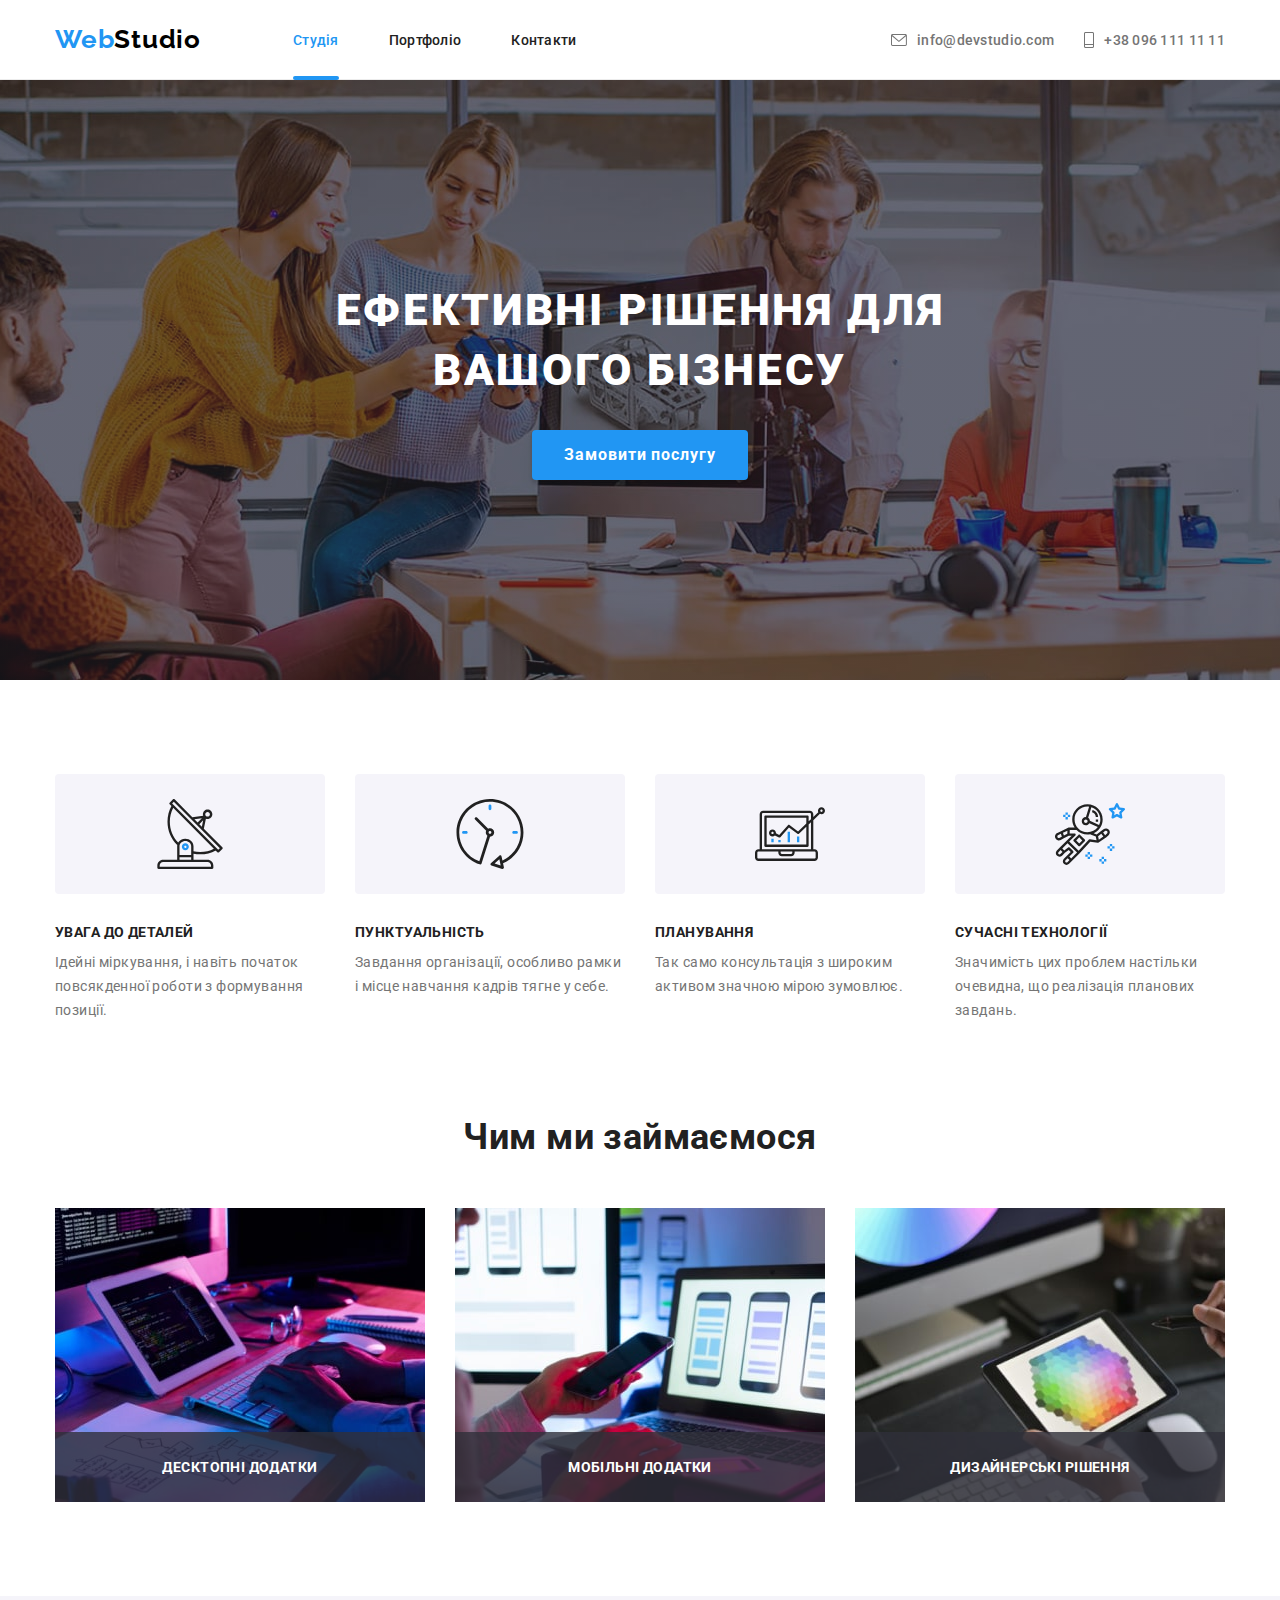
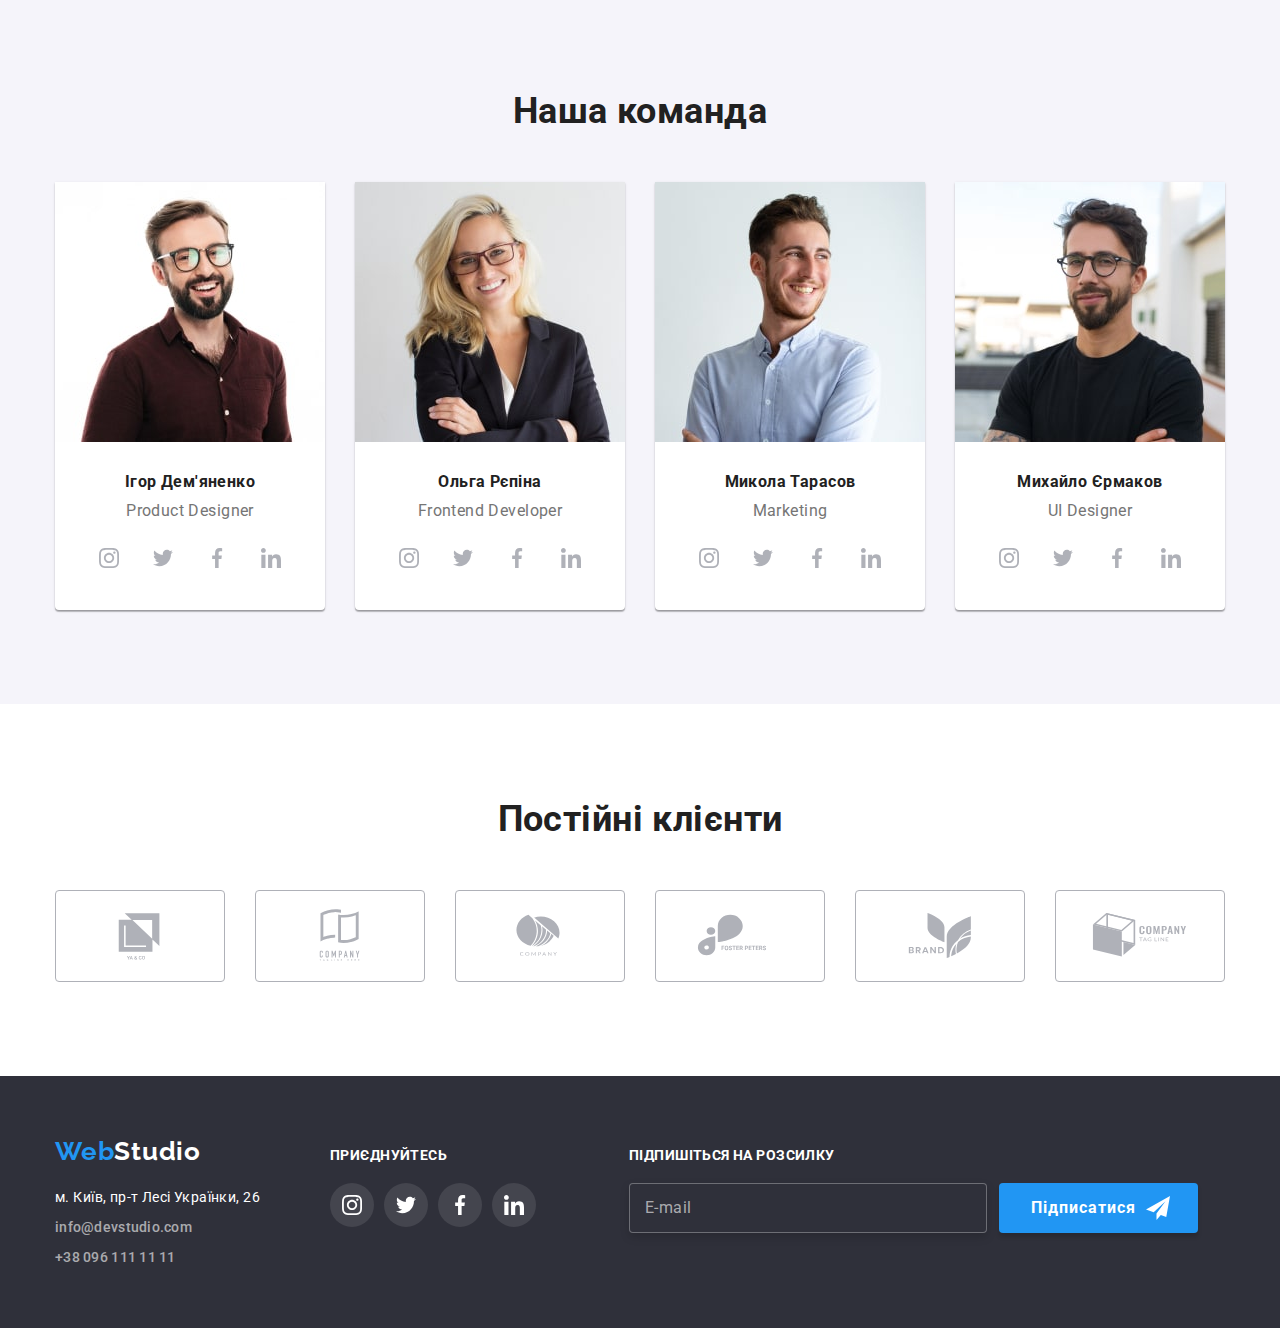
<file: index.html>
<!DOCTYPE html>
<html lang="uk">
  <head>
    <meta charset="UTF-8" />
    <meta http-equiv="X-UA-Compatible" content="IE=edge" />
    <meta name="viewport" content="width=device-width, initial-scale=1.0" />
    <link rel="preconnect" href="https://fonts.googleapis.com" />
    <link rel="preconnect" href="https://fonts.gstatic.com" crossorigin />
    <link
      href="https://fonts.googleapis.com/css2?family=Raleway:wght@700&family=Roboto:wght@400;500;700;900&display=swap"
      rel="stylesheet"
    />
    <link rel="stylesheet" href="css/main.min.css" />
    <title>Студія</title>
  </head>
  <body data-body>
    <header class="page-header">
      <div class="page-header__flexbox container">
        <a href="./index.html" lang="en" class="page-header__logo logo"
          >Web<span class="logo__dark">Studio</span></a
        >
        <nav class="page-header__navidation navigation">
          <ul class="navigation__list">
            <li>
              <a href="" class="navigation__link navigation__link--current">Студія</a>
            </li>
            <li>
              <a href="./portfolio.html" class="navigation__link">Портфоліо</a>
            </li>
            <li>
              <a href="" class="navigation__link">Контакти</a>
            </li>
          </ul>
        </nav>
        <ul class="page-header__contact contact">
          <li class="contact__mail-item">
            <a href="mailto:info@devstudio.com" class="contact__link">
              <svg class="contact__icon contact__icon--bigger">
                <use href="./images/sprite.svg#icon-mail"></use>
              </svg>
              <span> info@devstudio.com</span>
            </a>
          </li>
          <li class="contact__phone-item">
            <a href="tel:380961111111" class="contact__link">
              <svg class="contact__icon contact__icon--smaller">
                <use href="./images/sprite.svg#icon-phone"></use>
              </svg>
              <span>+38 096 111 11 11</span>
            </a>
          </li>
        </ul>
        <div class="page-menu__burger-menu burger-menu">
          <button
            class="burger-menu_btn js-open-menu"
            aria-expanded="false"
            aria-controls="mobile-menu"
            type="button"
          >
            <svg class="burger-menu_svg">
              <use href="./images/sprite.svg#burger-menu"></use>
            </svg>
          </button>
        </div>
      </div>
    </header>
    <main class="page-main">
      <section class="hero">
        <div class="container">
          <h1 class="hero__title">Ефективні рішення для вашого бізнесу</h1>
          <button class="hero__button" type="button" data-modal-open>Замовити послугу</button>
        </div>
      </section>
      <section class="benefits section">
        <div class="container">
          <h2 class="visually-hidden">Чому ми?</h2>
          <ul class="benefits__list">
            <li class="benefits__item">
              <div class="benefits__iconbg">
                <svg class="benefits__icon">
                  <use href="./images/sprite.svg#icon-antenna"></use>
                </svg>
              </div>
              <h3 class="benefits__title">увага до деталей</h3>
              <p class="benefits__text">
                Ідейні міркування, і навіть початок повсякденної роботи з формування позиції.
              </p>
            </li>
            <li class="benefits__item">
              <div class="benefits__iconbg">
                <svg class="benefits__icon">
                  <use href="./images/sprite.svg#icon-clock"></use>
                </svg>
              </div>
              <h3 class="benefits__title">пунктуальність</h3>
              <p class="benefits__text">
                Завдання організації, особливо рамки і місце навчання кадрів тягне у себе.
              </p>
            </li>
            <li class="benefits__item">
              <div class="benefits__iconbg">
                <svg class="benefits__icon">
                  <use href="./images/sprite.svg#icon-diagram"></use>
                </svg>
              </div>
              <h3 class="benefits__title">планування</h3>
              <p class="benefits__text">
                Так само консультація з широким активом значною мірою зумовлює.
              </p>
            </li>
            <li class="benefits__item">
              <div class="benefits__iconbg">
                <svg class="benefits__icon">
                  <use href="./images/sprite.svg#icon-astronaut"></use>
                </svg>
              </div>
              <h3 class="benefits__title">сучасні технології</h3>
              <p class="benefits__text">
                Значимість цих проблем настільки очевидна, що реалізація планових завдань.
              </p>
            </li>
          </ul>
        </div>
      </section>
      <section class="features">
        <div class="container">
          <h2 class="features__title">Чим ми займаємося</h2>
          <ul class="features__list">
            <li class="features__item">
              <img
                srcset="
                  ./images/photos/work/work_01_d-min.jpg    1x,
                  ./images/photos/work/work_01_d@2x-min.jpg 2x
                "
                src="./images/photos/work/work_02_d-min.jpg"
                alt="Робоче місце"
                width="370"
                height="294"
                loading="lazy"
              />
              <div class="features__holder">
                <p class="features__text">Десктопні додатки</p>
              </div>
            </li>
            <li class="features__item">
              <img
                srcset="
                  ./images/photos/work/work_03_d-min.jpg    1x,
                  ./images/photos/work/work_03_d@2x-min.jpg 2x
                "
                src="./images/photos/work/work_02_d-min.jpg"
                alt="Робоче місце"
                width="370"
                height="294"
                loading="lazy"
              />
              <div class="features__holder">
                <p class="features__text">Мобільні додатки</p>
              </div>
            </li>
            <li class="features__item">
              <img
                srcset="
                  ./images/photos/work/work_02_d-min.jpg    1x,
                  ./images/photos/work/work_02_d@2x-min.jpg 2x
                "
                src="./images/photos/work/work_02_d-min.jpg"
                alt="Робоче місце"
                width="370"
                height="294"
                loading="lazy"
              />
              <div class="features__holder">
                <p class="features__text">Дизайнерські рішення</p>
              </div>
            </li>
          </ul>
        </div>
      </section>
      <section class="team section">
        <div class="container">
          <h2 class="team__title">Наша команда</h2>
          <ul class="team__list">
            <li class="team__card card">
              <img
                srcset="
                  ./images/photos/team/team-01_d-min.jpg    270w,
                  ./images/photos/team/team-01_t-min.jpg    354w,
                  ./images/photos/team/team-01_m-min.jpg    450w,
                  ./images/photos/team/team-01_d@2x-min.jpg 540w,
                  ./images/photos/team/team-01_t@2x-min.jpg 708w,
                  ./images/photos/team/team-01_m@2x-min.jpg 900w
                "
                sizes="(min-width: 1200px) 270px, (min-width: 768px) 354px, (min-width: 480px) 450px, 100vw"
                src="./images/photos/team/team-01_m-min.jpg "
                alt="Ігор Дем'яненко"
                loading="lazy"
              />

              <div class="card__container">
                <h3 class="card__title">Ігор Дем'яненко</h3>
                <p lang="en" class="card__speciality">Product Designer</p>
                <ul class="card__list social-list">
                  <li class="social-list__item">
                    <a
                      href="https://www.instagram.com/zelenskiy_official/"
                      class="social-list__link social-list__link--active-white"
                    >
                      <svg class="social-list__icon">
                        <use href="./images/sprite.svg#icon-instagram"></use>
                      </svg>
                    </a>
                  </li>
                  <li class="social-list__item">
                    <a
                      href="https://www.instagram.com/zelenskiy_official/"
                      class="social-list__link social-list__link--active-white"
                    >
                      <svg class="social-list__icon">
                        <use href="./images/sprite.svg#icon-twitter"></use>
                      </svg>
                    </a>
                  </li>
                  <li class="social-list__item">
                    <a
                      href="https://www.instagram.com/zelenskiy_official/"
                      class="social-list__link social-list__link--active-white"
                    >
                      <svg class="social-list__icon">
                        <use href="./images/sprite.svg#icon-facebook"></use>
                      </svg>
                    </a>
                  </li>
                  <li class="social-list__item">
                    <a
                      href="https://www.instagram.com/zelenskiy_official/"
                      class="social-list__link social-list__link--active-white"
                    >
                      <svg class="social-list__icon">
                        <use href="./images/sprite.svg#icon-linkedin"></use>
                      </svg>
                    </a>
                  </li>
                </ul>
              </div>
            </li>
            <li class="team__card card">
              <img
                srcset="
                  ./images/photos/team/team-02_d-min.jpg    270w,
                  ./images/photos/team/team-02_t-min.jpg    354w,
                  ./images/photos/team/team-02_m-min.jpg    450w,
                  ./images/photos/team/team-02_d@2x-min.jpg 540w,
                  ./images/photos/team/team-02_t@2x-min.jpg 708w,
                  ./images/photos/team/team-02_m@2x-min.jpg 900w
                "
                sizes="(min-width: 1200px) 270px, (min-width: 768px) 354px, (min-width: 480px) 450px, 100vw"
                src="./images/photos/team/team-02_m-min.jpg "
                alt="Ольга Рєпіна"
                loading="lazy"
              />
              <div class="card__container">
                <h3 class="card__title">Ольга Рєпіна</h3>
                <p lang="en" class="card__speciality">Frontend Developer</p>
                <ul class="card__list social-list">
                  <li class="social-list__item">
                    <a
                      href="https://www.instagram.com/zelenskiy_official/"
                      class="social-list__link social-list__link--active-white"
                    >
                      <svg class="social-list__icon">
                        <use href="./images/sprite.svg#icon-instagram"></use>
                      </svg>
                    </a>
                  </li>
                  <li class="social-list__item">
                    <a
                      href="https://www.instagram.com/zelenskiy_official/"
                      class="social-list__link social-list__link--active-white"
                    >
                      <svg class="social-list__icon">
                        <use href="./images/sprite.svg#icon-twitter"></use>
                      </svg>
                    </a>
                  </li>
                  <li class="social-list__item">
                    <a
                      href="https://www.instagram.com/zelenskiy_official/"
                      class="social-list__link social-list__link--active-white"
                    >
                      <svg class="social-list__icon">
                        <use href="./images/sprite.svg#icon-facebook"></use>
                      </svg>
                    </a>
                  </li>
                  <li class="social-list__item">
                    <a
                      href="https://www.instagram.com/zelenskiy_official/"
                      class="social-list__link social-list__link--active-white"
                    >
                      <svg class="social-list__icon">
                        <use href="./images/sprite.svg#icon-linkedin"></use>
                      </svg>
                    </a>
                  </li>
                </ul>
              </div>
            </li>
            <li class="team__card card">
              <img
                srcset="
                  ./images/photos/team/team-03_d-min.jpg    270w,
                  ./images/photos/team/team-03_t-min.jpg    354w,
                  ./images/photos/team/team-03_m-min.jpg    450w,
                  ./images/photos/team/team-03_d@2x-min.jpg 540w,
                  ./images/photos/team/team-03_t@2x-min.jpg 708w,
                  ./images/photos/team/team-03_m@2x-min.jpg 900w
                "
                sizes="(min-width: 1200px) 270px, (min-width: 768px) 354px, (min-width: 480px) 450px, 100vw"
                src="./images/photos/team/team-03_m-min.jpg "
                alt="Микола Тарасов"
                loading="lazy"
              />
              <div class="card__container">
                <h3 class="card__title">Микола Тарасов</h3>
                <p lang="en" class="card__speciality">Marketing</p>
                <ul class="card__list social-list">
                  <li class="social-list__item">
                    <a
                      href="https://www.instagram.com/zelenskiy_official/"
                      class="social-list__link social-list__link--active-white"
                    >
                      <svg class="social-list__icon">
                        <use href="./images/sprite.svg#icon-instagram"></use>
                      </svg>
                    </a>
                  </li>
                  <li class="social-list__item">
                    <a
                      href="https://www.instagram.com/zelenskiy_official/"
                      class="social-list__link social-list__link--active-white"
                    >
                      <svg class="social-list__icon">
                        <use href="./images/sprite.svg#icon-twitter"></use>
                      </svg>
                    </a>
                  </li>
                  <li class="social-list__item">
                    <a
                      href="https://www.instagram.com/zelenskiy_official/"
                      class="social-list__link social-list__link--active-white"
                    >
                      <svg class="social-list__icon">
                        <use href="./images/sprite.svg#icon-facebook"></use>
                      </svg>
                    </a>
                  </li>
                  <li class="social-list__item">
                    <a
                      href="https://www.instagram.com/zelenskiy_official/"
                      class="social-list__link social-list__link--active-white"
                    >
                      <svg class="social-list__icon">
                        <use href="./images/sprite.svg#icon-linkedin"></use>
                      </svg>
                    </a>
                  </li>
                </ul>
              </div>
            </li>
            <li class="team__card card">
              <img
                srcset="
                  ./images/photos/team/team-04_d-min.jpg    270w,
                  ./images/photos/team/team-04_t-min.jpg    354w,
                  ./images/photos/team/team-04_m-min.jpg    450w,
                  ./images/photos/team/team-04_d@2x-min.jpg 540w,
                  ./images/photos/team/team-04_t@2x-min.jpg 708w,
                  ./images/photos/team/team-04_m@2x-min.jpg 900w
                "
                sizes="(min-width: 1200px) 270px, (min-width: 768px) 354px, (min-width: 480px) 450px, 100vw"
                src="./images/photos/team/team-04_m-min.jpg "
                alt="Михайло Єрмаков"
                loading="lazy"
              />
              <div class="card__container">
                <h3 class="card__title">Михайло Єрмаков</h3>
                <p lang="en" class="card__speciality">UI Designer</p>
                <ul class="card__list social-list">
                  <li class="social-list__item">
                    <a
                      href="https://www.instagram.com/zelenskiy_official/"
                      class="social-list__link social-list__link--active-white"
                    >
                      <svg class="social-list__icon">
                        <use href="./images/sprite.svg#icon-instagram"></use>
                      </svg>
                    </a>
                  </li>
                  <li class="social-list__item">
                    <a
                      href="https://www.instagram.com/zelenskiy_official/"
                      class="social-list__link social-list__link--active-white"
                    >
                      <svg class="social-list__icon">
                        <use href="./images/sprite.svg#icon-twitter"></use>
                      </svg>
                    </a>
                  </li>
                  <li class="social-list__item">
                    <a
                      href="https://www.instagram.com/zelenskiy_official/"
                      class="social-list__link social-list__link--active-white"
                    >
                      <svg class="social-list__icon">
                        <use href="./images/sprite.svg#icon-facebook"></use>
                      </svg>
                    </a>
                  </li>
                  <li class="social-list__item">
                    <a
                      href="https://www.instagram.com/zelenskiy_official/"
                      class="social-list__link social-list__link--active-white"
                    >
                      <svg class="social-list__icon">
                        <use href="./images/sprite.svg#icon-linkedin"></use>
                      </svg>
                    </a>
                  </li>
                </ul>
              </div>
            </li>
          </ul>
        </div>
      </section>
      <section class="clients section">
        <div class="container">
          <h2 class="clients__title">Постійні клієнти</h2>
          <ul class="clients__list">
            <li class="clients__item">
              <a href="" class="clients__link">
                <svg class="clients__icon">
                  <use href="./images/sprite.svg#icon-yaco"></use>
                </svg>
              </a>
            </li>
            <li class="clients__item">
              <a href="" class="clients__link">
                <svg class="clients__icon">
                  <use href="./images/sprite.svg#icon-paper"></use>
                </svg>
              </a>
            </li>
            <li class="clients__item">
              <a href="" class="clients__link">
                <svg class="clients__icon">
                  <use href="./images/sprite.svg#icon-company"></use>
                </svg>
              </a>
            </li>
            <li class="clients__item">
              <a href="" class="clients__link">
                <svg class="clients__icon">
                  <use href="./images/sprite.svg#icon-foster"></use>
                </svg>
              </a>
            </li>
            <li class="clients__item">
              <a href="" class="clients__link">
                <svg class="clients__icon">
                  <use href="./images/sprite.svg#icon-brand"></use>
                </svg>
              </a>
            </li>
            <li class="clients__item">
              <a href="" class="clients__link">
                <svg class="clients__icon">
                  <use href="./images/sprite.svg#icon-cube"></use>
                </svg>
              </a>
            </li>
          </ul>
        </div>
      </section>
    </main>
    <footer class="page-footer">
      <div class="page-footer__list container">
        <div class="page-footer__info info">
          <a href="./index.html" lang="en" class="logo"
            >Web<span class="logo__light">Studio</span></a
          >
          <address class="info__address">
            <a
              href="https://www.google.com.ua/maps/place/%D0%B1%D1%83%D0%BB.+%D0%9B%D0%B5%D1%81%D0%B8+%D0%A3%D0%BA%D1%80%D0%B0%D0%B8%D0%BD%D0%BA%D0%B8,+26,+%D0%9A%D0%B8%D0%B5%D0%B2,+02000/@50.4265841,30.5361971,17z/data=!3m1!4b1!4m5!3m4!1s0x40d4cf0e033ecbe9:0x57a4dffefec77da0!8m2!3d50.4265807!4d30.5383858?hl=ru"
              class="info__maps"
              >м. Київ, пр-т Лесі Українки, 26</a
            >
            <ul class="info__contact contact">
              <li>
                <a href="mailto:info@devstudio.com" class="info__link">info@devstudio.com</a>
              </li>
              <li>
                <a href="tel:380961111111" class="info__link">+38 096 111 11 11</a>
              </li>
            </ul>
          </address>
        </div>
        <div class="page-footer__social-container social-container">
          <p class="social-container__call">приєднуйтесь</p>
          <ul class="social-container__social-list social-list">
            <li class="social-list__item">
              <a
                href="https://www.instagram.com/zelenskiy_official/"
                class="social-list__link social-list__link--black"
              >
                <svg class="social-list__icon social-list__icon--white">
                  <use href="./images/sprite.svg#icon-instagram"></use>
                </svg>
              </a>
            </li>
            <li class="social-list__item">
              <a
                href="https://www.instagram.com/zelenskiy_official/"
                class="social-list__link social-list__link--black"
              >
                <svg class="social-list__icon social-list__icon--white">
                  <use href="./images/sprite.svg#icon-twitter"></use>
                </svg>
              </a>
            </li>
            <li class="social-list__item">
              <a
                href="https://www.instagram.com/zelenskiy_official/"
                class="social-list__link social-list__link--black"
              >
                <svg class="social-list__icon social-list__icon--white">
                  <use href="./images/sprite.svg#icon-facebook"></use>
                </svg>
              </a>
            </li>
            <li class="social-list__item">
              <a
                href="https://www.instagram.com/zelenskiy_official/"
                class="social-list__link social-list__link--black"
              >
                <svg class="social-list__icon social-list__icon--white">
                  <use href="./images/sprite.svg#icon-linkedin"></use>
                </svg>
              </a>
            </li>
          </ul>
        </div>
        <div class="footer-form-wrapper">
          <p class="footer-form-text">Підпишіться на розсилку</p>
          <form class="footer-form" action="">
            <label class="footer-label">
              <input class="footer-input" type="email" name="email-footer" placeholder=" " />
              <span class="footer-label-text">E-mail</span>
            </label>
            <label class="footer-label">
              <button class="footer-form-btn" type="submit">
                <span class="footer-form-btn-text">Підписатися</span>
                <svg class="send-icon">
                  <use href="./images/sprite.svg#icon-send-footer"></use>
                </svg>
              </button>
            </label>
          </form>
        </div>
      </div>
    </footer>
    <div class="backdrop is-hidden" data-modal>
      <div class="backdrop-modal">
        <div class="modal-container">
          <button type="button" class="backdrop-btn" data-modal-close>
            <svg class="close-icon">
              <use href="./images/sprite.svg#new-close-btn"></use>
            </svg>
          </button>
          <h2 class="modal-title">Залиште свої дані, ми вам передзвонимо</h2>
          <form class="modal-form">
            <label class="modal-label">
              <span class="modal-label-text">Ім'я</span>
              <input class="modal-input" type="text" name="modal-name" />
              <svg class="modal-input-icon">
                <use href="./images/sprite.svg#person-name-modal"></use>
              </svg>
            </label>
            <label class="modal-label">
              <span class="modal-label-text">Телефон</span>
              <input class="modal-input" type="phone" name="modal-phone" />
              <svg class="modal-input-icon">
                <use href="./images/sprite.svg#phone-modal"></use>
              </svg>
            </label>
            <label class="modal-label">
              <span class="modal-label-text">Пошта</span>
              <input class="modal-input" type="email" name="modal-email" />
              <svg class="modal-input-icon">
                <use href="./images/sprite.svg#email-modal"></use>
              </svg>
            </label>
            <label class="modal-label modal-label-textarea">
              <span class="modal-label-text">Коментар</span>
              <textarea
                class="modal-textarea"
                name="modal-comment"
                placeholder="Введіть текст"
              ></textarea>
            </label>
            <label class="modal-label-checkbox">
              <input class="modal-checkbox" type="checkbox" name="modal-terms" />
              <span class="modal-checkbox-text"
                >Погоджуюся з розсилкою та приймаю
                <a class="modal-checkbox-link" href="">&nbspУмови договору</a></span
              >
              <svg class="modal-checkbox-icon">
                <use href="./images/sprite.svg#icon-check"></use>
              </svg>
            </label>
            <label class="modal-label-btn">
              <button class="modal-btn-submit" type="submit">Відправити</button>
            </label>
          </form>
        </div>
      </div>
    </div>
    <div class="burger-modal js-menu-container" id="mobile-menu">
      <button type="button" class="burger-modal__btn js-close-menu" data-modal-close>
        <svg class="close-icon-modified">
          <use href="./images/sprite.svg#new-close-btn"></use>
        </svg>
      </button>
      <nav class="burger-modal__navigation">
        <ul class="burger-modal__navigation-list">
          <li>
            <a href="" class="burger-modal__navigation-link burger-modal__navigation-link--current"
              >Студія</a
            >
          </li>
          <li>
            <a href="./portfolio.html" class="burger-modal__navigation-link">Портфоліо</a>
          </li>
          <li>
            <a href="" class="burger-modal__navigation-link">Контакти</a>
          </li>
        </ul>
      </nav>
      <div class="burger-modal__container">
        <ul class="burger-modal__contact">
          <li class="burger-modal__phone-item">
            <a href="tel:380961111111" class="burger-modal__phone-item-link"> +38 096 111 11 11 </a>
          </li>
          <li class="burger-modal__mail-item">
            <a href="mailto:info@devstudio.com" class="burger-modal__mail-item-link">
              info@devstudio.com
            </a>
          </li>
        </ul>
        <ul class="burger-modal__social-list">
          <li class="burger-modal__social-item">
            <a
              href="https://www.instagram.com/zelenskiy_official/"
              class="burger-modal__social-link"
              >Instagram
            </a>
          </li>
          <li class="burger-modal__social-item">
            <a
              href="https://www.instagram.com/zelenskiy_official/"
              class="burger-modal__social-link"
              >Twitter
            </a>
          </li>
          <li class="burger-modal__social-item">
            <a
              href="https://www.instagram.com/zelenskiy_official/"
              class="burger-modal__social-link"
              >Facebook
            </a>
          </li>
          <li class="burger-modal__social-item">
            <a
              href="https://www.instagram.com/zelenskiy_official/"
              class="burger-modal__social-link"
              >LinkedIn
            </a>
          </li>
        </ul>
      </div>
    </div>
    <script src="./js/script.js"></script>
    <script src="./js/mobile-menu.js"></script>
  </body>
</html>
</file>
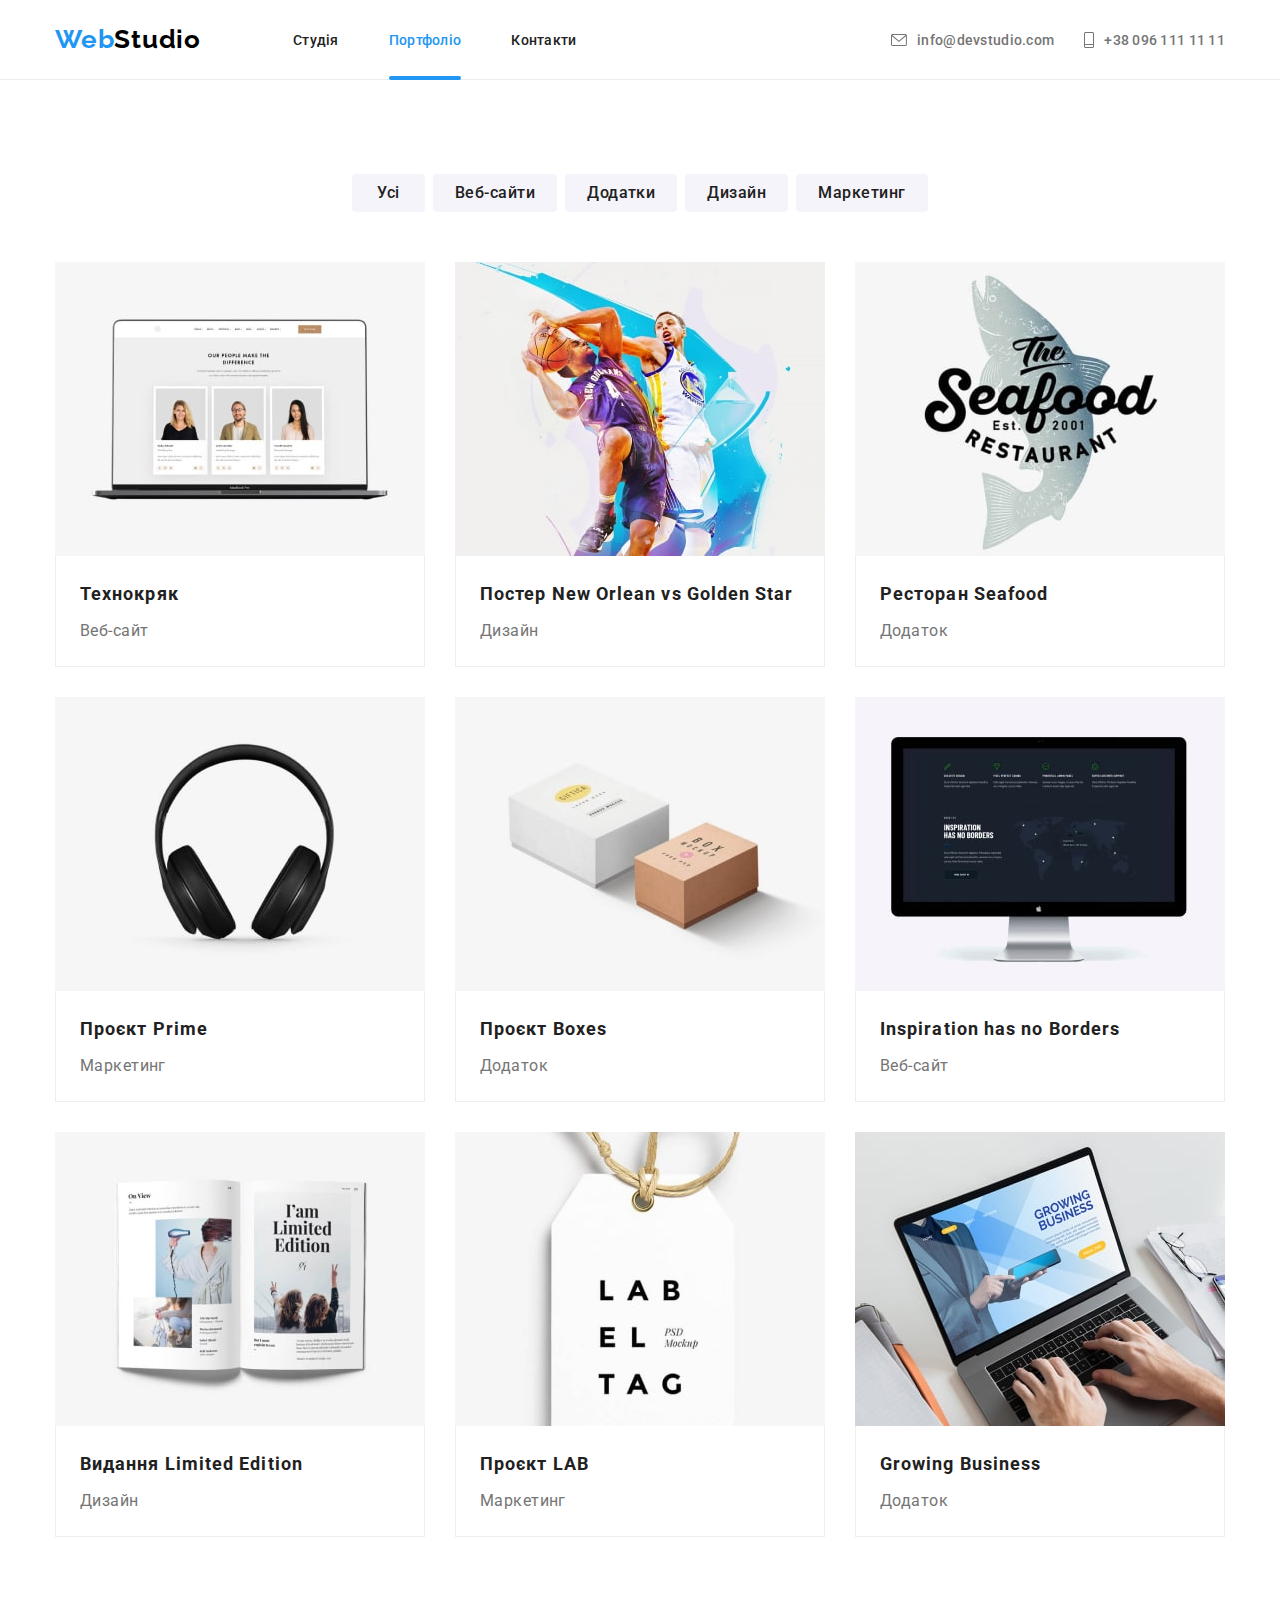
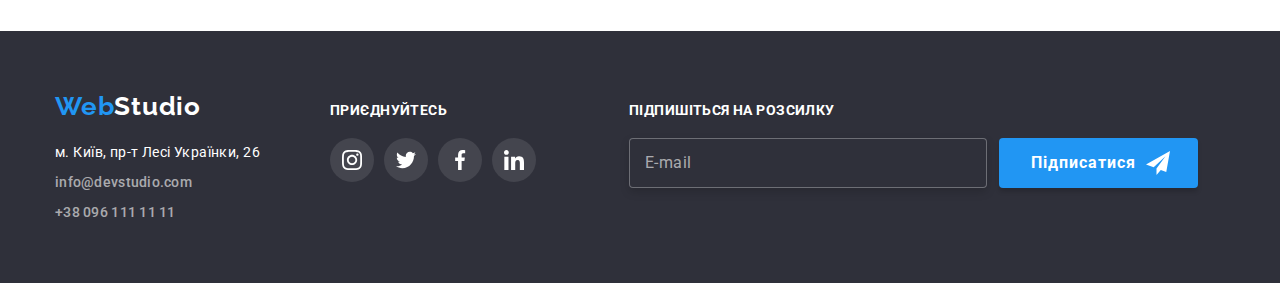
<file: portfolio.html>
<!DOCTYPE html>
<html lang="uk">
  <head>
    <meta charset="UTF-8" />
    <meta http-equiv="X-UA-Compatible" content="IE=edge" />
    <meta name="viewport" content="width=device-width, initial-scale=1.0" />
    <link rel="preconnect" href="https://fonts.googleapis.com" />
    <link rel="preconnect" href="https://fonts.gstatic.com" crossorigin />
    <link
      href="https://fonts.googleapis.com/css2?family=Raleway:wght@700&family=Roboto:wght@400;500;700;900&display=swap"
      rel="stylesheet"
    />
    <link rel="stylesheet" href="css/main.min.css" />
    <title>Портфоліо</title>
  </head>
  <body>
    <header class="page-header">
      <div class="page-header__flexbox container">
        <a href="./index.html" lang="en" class="page-header__logo logo"
          >Web<span class="logo__dark">Studio</span></a
        >
        <nav class="page-header__navidation navigation">
          <ul class="navigation__list">
            <li>
              <a href="./index.html" class="navigation__link">Студія</a>
            </li>
            <li>
              <a href="" class="navigation__link navigation__link--current">Портфоліо</a>
            </li>
            <li>
              <a href="" class="navigation__link">Контакти</a>
            </li>
          </ul>
        </nav>
        <ul class="page-header__contact contact">
          <li class="contact__mail-item">
            <a href="mailto:info@devstudio.com" class="contact__link">
              <svg class="contact__icon contact__icon--bigger">
                <use href="./images/sprite.svg#icon-mail"></use>
              </svg>
              <span> info@devstudio.com</span>
            </a>
          </li>
          <li class="contact__phone-item">
            <a href="tel:380961111111" class="contact__link">
              <svg class="contact__icon contact__icon--smaller">
                <use href="./images/sprite.svg#icon-phone"></use>
              </svg>
              <span>+38 096 111 11 11</span>
            </a>
          </li>
        </ul>
        <div class="page-menu__burger-menu burger-menu">
          <button
            class="burger-menu_btn js-open-menu"
            aria-expanded="false"
            aria-controls="mobile-menu"
            type="button"
          >
            <svg class="burger-menu_svg">
              <use href="./images/sprite.svg#burger-menu"></use>
            </svg>
          </button>
        </div>
      </div>
    </header>
    <main class="page-main">
      <section class="portfolio section">
        <div class="container">
          <h1 class="visually-hidden">Портфоліо</h1>
          <ul class="portfolio-filter">
            <li>
              <button type="button" class="portfolio-button button portfolio-button-bigger">
                Усі
              </button>
            </li>
            <li>
              <button type="button" class="portfolio-button button">Веб-сайти</button>
            </li>
            <li>
              <button type="button" class="portfolio-button button">Додатки</button>
            </li>
            <li>
              <button type="button" class="portfolio-button button">Дизайн</button>
            </li>
            <li>
              <button type="button" class="portfolio-button button">Маркетинг</button>
            </li>
          </ul>
          <ul class="portfolio-list">
            <li class="portfolio-item">
              <a href="" class="portfolio-link">
                <div class="portfolio-wrapper">
                  <img
                    srcset="
                      ./images/photos/portfolio/portfolio_01_t-min.jpg    354w,
                      ./images/photos/portfolio/portfolio_01_d-min.jpg    370w,
                      ./images/photos/portfolio/portfolio_01_m-min.jpg    450w,
                      ./images/photos/portfolio/portfolio_01_t@2x-min.jpg 708w,
                      ./images/photos/portfolio/portfolio_01_d@2x-min.jpg 740w,
                      ./images/photos/portfolio/portfolio_01_m@2x-min.jpg 900w
                    "
                    sizes="(min-width: 1200px) 370px, (min-width: 768px) 354px, (min-width: 480px) 450px, 100vw"
                    src="./images/photos/portfolio/portfolio_01_m-min.jpg"
                    alt="Технокряк"
                    loading="lazy"
                  />
                  <div class="portfolio-overlay">
                    <p class="overlay-text">
                      Ресурс пропонує комплексні пропозиції з різним рівнем функціоналу та сервісів.
                      Все це дозволить відвідувачу отримати вичерпні відомості про компанію чи
                      приватну особу.
                    </p>
                  </div>
                </div>

                <div class="portfolio-inner">
                  <h2 class="portfolio-title">Технокряк</h2>
                  <p class="portfolio-text">Веб-сайт</p>
                </div>
              </a>
            </li>
            <li class="portfolio-item">
              <a href="" class="portfolio-link">
                <div class="portfolio-wrapper">
                  <img
                    srcset="
                      ./images/photos/portfolio/portfolio_02_t-min.jpg    354w,
                      ./images/photos/portfolio/portfolio_02_d-min.jpg    370w,
                      ./images/photos/portfolio/portfolio_02_m-min.jpg    450w,
                      ./images/photos/portfolio/portfolio_02_t@2x-min.jpg 708w,
                      ./images/photos/portfolio/portfolio_02_d@2x-min.jpg 740w,
                      ./images/photos/portfolio/portfolio_02_m@2x-min.jpg 900w
                    "
                    sizes="(min-width: 1200px) 370px, (min-width: 768px) 354px, (min-width: 480px) 450px, 100vw"
                    src="./images/photos/portfolio/portfolio_02_m-min.jpg"
                    alt="Постер New Orlean vs Golden Star"
                    loading="lazy"
                  />
                  <div class="portfolio-overlay">
                    <p class="overlay-text">
                      Ресурс пропонує комплексні пропозиції з різним рівнем функціоналу та сервісів.
                      Все це дозволить відвідувачу отримати вичерпні відомості про компанію чи
                      приватну особу.
                    </p>
                  </div>
                </div>

                <div class="portfolio-inner">
                  <h2 class="portfolio-title">Постер New Orlean vs Golden Star</h2>
                  <p class="portfolio-text">Дизайн</p>
                </div></a
              >
            </li>
            <li class="portfolio-item">
              <a href="" class="portfolio-link">
                <div class="portfolio-wrapper">
                  <img
                    srcset="
                      ./images/photos/portfolio/portfolio_03_t-min.jpg    354w,
                      ./images/photos/portfolio/portfolio_03_d-min.jpg    370w,
                      ./images/photos/portfolio/portfolio_03_m-min.jpg    450w,
                      ./images/photos/portfolio/portfolio_03_t@2x-min.jpg 708w,
                      ./images/photos/portfolio/portfolio_03_d@2x-min.jpg 740w,
                      ./images/photos/portfolio/portfolio_03_m@2x-min.jpg 900w
                    "
                    sizes="(min-width: 1200px) 370px, (min-width: 768px) 354px, (min-width: 480px) 450px, 100vw"
                    src="./images/photos/portfolio/portfolio_03_m-min.jpg"
                    alt="Ресторан Seafood"
                    loading="lazy"
                  />
                  <div class="portfolio-overlay">
                    <p class="overlay-text">
                      Ресурс пропонує комплексні пропозиції з різним рівнем функціоналу та сервісів.
                      Все це дозволить відвідувачу отримати вичерпні відомості про компанію чи
                      приватну особу.
                    </p>
                  </div>
                </div>

                <div class="portfolio-inner">
                  <h2 class="portfolio-title">Ресторан Seafood</h2>
                  <p class="portfolio-text">Додаток</p>
                </div></a
              >
            </li>
            <li class="portfolio-item">
              <a href="" class="portfolio-link">
                <div class="portfolio-wrapper">
                  <img
                    srcset="
                      ./images/photos/portfolio/portfolio_04_t-min.jpg    354w,
                      ./images/photos/portfolio/portfolio_04_d-min.jpg    370w,
                      ./images/photos/portfolio/portfolio_04_m-min.jpg    450w,
                      ./images/photos/portfolio/portfolio_04_t@2x-min.jpg 708w,
                      ./images/photos/portfolio/portfolio_04_d@2x-min.jpg 740w,
                      ./images/photos/portfolio/portfolio_04_m@2x-min.jpg 900w
                    "
                    sizes="(min-width: 1200px) 370px, (min-width: 768px) 354px, (min-width: 480px) 450px, 100vw"
                    src="./images/photos/portfolio/portfolio_04_m-min.jpg"
                    alt="Проєкт Prime"
                    loading="lazy"
                  />
                  <div class="portfolio-overlay">
                    <p class="overlay-text">
                      Ресурс пропонує комплексні пропозиції з різним рівнем функціоналу та сервісів.
                      Все це дозволить відвідувачу отримати вичерпні відомості про компанію чи
                      приватну особу.
                    </p>
                  </div>
                </div>
                <div class="portfolio-inner">
                  <h2 class="portfolio-title">Проєкт Prime</h2>
                  <p class="portfolio-text">Маркетинг</p>
                </div></a
              >
            </li>
            <li class="portfolio-item">
              <a href="" class="portfolio-link">
                <div class="portfolio-wrapper">
                  <img
                    srcset="
                      ./images/photos/portfolio/portfolio_05_t-min.jpg    354w,
                      ./images/photos/portfolio/portfolio_05_d-min.jpg    370w,
                      ./images/photos/portfolio/portfolio_05_m-min.jpg    450w,
                      ./images/photos/portfolio/portfolio_05_t@2x-min.jpg 708w,
                      ./images/photos/portfolio/portfolio_05_d@2x-min.jpg 740w,
                      ./images/photos/portfolio/portfolio_05_m@2x-min.jpg 900w
                    "
                    sizes="(min-width: 1200px) 370px, (min-width: 768px) 354px, (min-width: 480px) 450px, 100vw"
                    src="./images/photos/portfolio/portfolio_05_m-min.jpg"
                    alt="Проєкт Boxes"
                    loading="lazy"
                  />
                  <div class="portfolio-overlay">
                    <p class="overlay-text">
                      Ресурс пропонує комплексні пропозиції з різним рівнем функціоналу та сервісів.
                      Все це дозволить відвідувачу отримати вичерпні відомості про компанію чи
                      приватну особу.
                    </p>
                  </div>
                </div>
                <div class="portfolio-inner">
                  <h2 class="portfolio-title">Проєкт Boxes</h2>
                  <p class="portfolio-text">Додаток</p>
                </div></a
              >
            </li>
            <li class="portfolio-item">
              <a href="" class="portfolio-link">
                <div class="portfolio-wrapper">
                  <img
                    srcset="
                      ./images/photos/portfolio/portfolio_06_t-min.jpg    354w,
                      ./images/photos/portfolio/portfolio_06_d-min.jpg    370w,
                      ./images/photos/portfolio/portfolio_06_m-min.jpg    450w,
                      ./images/photos/portfolio/portfolio_06_t@2x-min.jpg 708w,
                      ./images/photos/portfolio/portfolio_06_d@2x-min.jpg 740w,
                      ./images/photos/portfolio/portfolio_06_m@2x-min.jpg 900w
                    "
                    sizes="(min-width: 1200px) 370px, (min-width: 768px) 354px, (min-width: 480px) 450px, 100vw"
                    src="./images/photos/portfolio/portfolio_06_m-min.jpg"
                    alt="Inspiration has no Borders"
                    loading="lazy"
                  />
                  <div class="portfolio-overlay">
                    <p class="overlay-text">
                      Ресурс пропонує комплексні пропозиції з різним рівнем функціоналу та сервісів.
                      Все це дозволить відвідувачу отримати вичерпні відомості про компанію чи
                      приватну особу.
                    </p>
                  </div>
                </div>
                <div class="portfolio-inner">
                  <h2 lang="en" class="portfolio-title">Inspiration has no Borders</h2>
                  <p class="portfolio-text">Веб-сайт</p>
                </div></a
              >
            </li>
            <li class="portfolio-item">
              <a href="" class="portfolio-link">
                <div class="portfolio-wrapper">
                  <img
                    srcset="
                      ./images/photos/portfolio/portfolio_07_t-min.jpg    354w,
                      ./images/photos/portfolio/portfolio_07_d-min.jpg    370w,
                      ./images/photos/portfolio/portfolio_07_m-min.jpg    450w,
                      ./images/photos/portfolio/portfolio_07_t@2x-min.jpg 708w,
                      ./images/photos/portfolio/portfolio_07_d@2x-min.jpg 740w,
                      ./images/photos/portfolio/portfolio_07_m@2x-min.jpg 900w
                    "
                    sizes="(min-width: 1200px) 370px, (min-width: 768px) 354px, (min-width: 480px) 450px, 100vw"
                    src="./images/photos/portfolio/portfolio_07_m-min.jpg"
                    alt="Видання Limited Edition"
                    loading="lazy"
                  />
                  <div class="portfolio-overlay">
                    <p class="overlay-text">
                      Ресурс пропонує комплексні пропозиції з різним рівнем функціоналу та сервісів.
                      Все це дозволить відвідувачу отримати вичерпні відомості про компанію чи
                      приватну особу.
                    </p>
                  </div>
                </div>
                <div class="portfolio-inner">
                  <h2 class="portfolio-title">Видання Limited Edition</h2>
                  <p class="portfolio-text">Дизайн</p>
                </div></a
              >
            </li>
            <li class="portfolio-item">
              <a href="" class="portfolio-link">
                <div class="portfolio-wrapper">
                  <img
                    srcset="
                      ./images/photos/portfolio/portfolio_08_t-min.jpg    354w,
                      ./images/photos/portfolio/portfolio_08_d-min.jpg    370w,
                      ./images/photos/portfolio/portfolio_08_m-min.jpg    450w,
                      ./images/photos/portfolio/portfolio_08_t@2x-min.jpg 708w,
                      ./images/photos/portfolio/portfolio_08_d@2x-min.jpg 740w,
                      ./images/photos/portfolio/portfolio_08_m@2x-min.jpg 900w
                    "
                    sizes="(min-width: 1200px) 370px, (min-width: 768px) 354px, (min-width: 480px) 450px, 100vw"
                    src="./images/photos/portfolio/portfolio_08_m-min.jpg"
                    alt="Проєкт LAB"
                    loading="lazy"
                  />
                  <div class="portfolio-overlay">
                    <p class="overlay-text">
                      Ресурс пропонує комплексні пропозиції з різним рівнем функціоналу та сервісів.
                      Все це дозволить відвідувачу отримати вичерпні відомості про компанію чи
                      приватну особу.
                    </p>
                  </div>
                </div>
                <div class="portfolio-inner">
                  <h2 class="portfolio-title">Проєкт LAB</h2>
                  <p class="portfolio-text">Маркетинг</p>
                </div></a
              >
            </li>
            <li class="portfolio-item">
              <a href="" class="portfolio-link">
                <div class="portfolio-wrapper">
                  <img
                    srcset="
                      ./images/photos/portfolio/portfolio_09_t-min.jpg    354w,
                      ./images/photos/portfolio/portfolio_09_d-min.jpg    370w,
                      ./images/photos/portfolio/portfolio_09_m-min.jpg    450w,
                      ./images/photos/portfolio/portfolio_09_t@2x-min.jpg 708w,
                      ./images/photos/portfolio/portfolio_09_d@2x-min.jpg 740w,
                      ./images/photos/portfolio/portfolio_09_m@2x-min.jpg 900w
                    "
                    sizes="(min-width: 1200px) 370px, (min-width: 768px) 354px, (min-width: 480px) 450px, 100vw"
                    src="./images/photos/portfolio/portfolio_09_m-min.jpg"
                    alt="Growing Business"
                    loading="lazy"
                  />
                  <div class="portfolio-overlay">
                    <p class="overlay-text">
                      Ресурс пропонує комплексні пропозиції з різним рівнем функціоналу та сервісів.
                      Все це дозволить відвідувачу отримати вичерпні відомості про компанію чи
                      приватну особу.
                    </p>
                  </div>
                </div>
                <div class="portfolio-inner">
                  <h2 class="portfolio-title">Growing Business</h2>
                  <p class="portfolio-text">Додаток</p>
                </div></a
              >
            </li>
          </ul>
        </div>
      </section>
    </main>
    <footer class="page-footer">
      <div class="page-footer__list container">
        <div class="page-footer__info info">
          <a href="./index.html" lang="en" class="logo"
            >Web<span class="logo__light">Studio</span></a
          >
          <address class="info__address">
            <a
              href="https://www.google.com.ua/maps/place/%D0%B1%D1%83%D0%BB.+%D0%9B%D0%B5%D1%81%D0%B8+%D0%A3%D0%BA%D1%80%D0%B0%D0%B8%D0%BD%D0%BA%D0%B8,+26,+%D0%9A%D0%B8%D0%B5%D0%B2,+02000/@50.4265841,30.5361971,17z/data=!3m1!4b1!4m5!3m4!1s0x40d4cf0e033ecbe9:0x57a4dffefec77da0!8m2!3d50.4265807!4d30.5383858?hl=ru"
              class="info__maps"
              >м. Київ, пр-т Лесі Українки, 26</a
            >
            <ul class="info__contact contact">
              <li>
                <a href="mailto:info@devstudio.com" class="info__link">info@devstudio.com</a>
              </li>
              <li>
                <a href="tel:380961111111" class="info__link">+38 096 111 11 11</a>
              </li>
            </ul>
          </address>
        </div>
        <div class="page-footer__social-container social-container">
          <p class="social-container__call">приєднуйтесь</p>
          <ul class="social-container__social-list social-list">
            <li class="social-list__item">
              <a
                href="https://www.instagram.com/zelenskiy_official/"
                class="social-list__link social-list__link--black"
              >
                <svg class="social-list__icon social-list__icon--white">
                  <use href="./images/sprite.svg#icon-instagram"></use>
                </svg>
              </a>
            </li>
            <li class="social-list__item">
              <a
                href="https://www.instagram.com/zelenskiy_official/"
                class="social-list__link social-list__link--black"
              >
                <svg class="social-list__icon social-list__icon--white">
                  <use href="./images/sprite.svg#icon-twitter"></use>
                </svg>
              </a>
            </li>
            <li class="social-list__item">
              <a
                href="https://www.instagram.com/zelenskiy_official/"
                class="social-list__link social-list__link--black"
              >
                <svg class="social-list__icon social-list__icon--white">
                  <use href="./images/sprite.svg#icon-facebook"></use>
                </svg>
              </a>
            </li>
            <li class="social-list__item">
              <a
                href="https://www.instagram.com/zelenskiy_official/"
                class="social-list__link social-list__link--black"
              >
                <svg class="social-list__icon social-list__icon--white">
                  <use href="./images/sprite.svg#icon-linkedin"></use>
                </svg>
              </a>
            </li>
          </ul>
        </div>
        <div class="footer-form-wrapper">
          <p class="footer-form-text">Підпишіться на розсилку</p>
          <form class="footer-form" action="">
            <label class="footer-label">
              <input class="footer-input" type="email" name="email-footer" placeholder=" " />
              <span class="footer-label-text">E-mail</span>
            </label>
            <label class="footer-label">
              <button class="footer-form-btn" type="submit">
                <span class="footer-form-btn-text">Підписатися</span>
                <svg class="send-icon">
                  <use href="./images/sprite.svg#icon-send-footer"></use>
                </svg>
              </button>
            </label>
          </form>
        </div>
      </div>
    </footer>
    <div class="burger-modal js-menu-container" id="mobile-menu">
      <button type="button" class="burger-modal__btn js-close-menu" data-modal-close>
        <svg class="close-icon-modified">
          <use href="./images/sprite.svg#new-close-btn"></use>
        </svg>
      </button>
      <nav class="burger-modal__navigation">
        <ul class="burger-modal__navigation-list">
          <li>
            <a href="./index.html" class="burger-modal__navigation-link">Студія</a>
          </li>
          <li>
            <a href="" class="burger-modal__navigation-link burger-modal__navigation-link--current"
              >Портфоліо</a
            >
          </li>
          <li>
            <a href="" class="burger-modal__navigation-link">Контакти</a>
          </li>
        </ul>
      </nav>
      <div class="burger-modal__container">
        <ul class="burger-modal__contact">
          <li class="burger-modal__phone-item">
            <a href="tel:380961111111" class="burger-modal__phone-item-link"> +38 096 111 11 11 </a>
          </li>
          <li class="burger-modal__mail-item">
            <a href="mailto:info@devstudio.com" class="burger-modal__mail-item-link">
              info@devstudio.com
            </a>
          </li>
        </ul>
        <ul class="burger-modal__social-list">
          <li class="burger-modal__social-item">
            <a
              href="https://www.instagram.com/zelenskiy_official/"
              class="burger-modal__social-link"
              >Instagram
            </a>
          </li>
          <li class="burger-modal__social-item">
            <a
              href="https://www.instagram.com/zelenskiy_official/"
              class="burger-modal__social-link"
              >Twitter
            </a>
          </li>
          <li class="burger-modal__social-item">
            <a
              href="https://www.instagram.com/zelenskiy_official/"
              class="burger-modal__social-link"
              >Facebook
            </a>
          </li>
          <li class="burger-modal__social-item">
            <a
              href="https://www.instagram.com/zelenskiy_official/"
              class="burger-modal__social-link"
              >LinkedIn
            </a>
          </li>
        </ul>
      </div>
    </div>
    <script src="./js/mobile-menu.js"></script>
  </body>
</html>
</file>
<file: css/main.min.css>
:root{--text-color: #757575;--accent-color: #2196f3;--dark-bg: #2f303a;--title-text-color: #212121;--primary-white: #ffffff;--button-bg: #f5f4fa;--black: #000000;--opacity-white: rgba(255, 255, 255, 0.6);--border-color: #ececec;--portfolio-border-color: #eeeeee;--icon-color: #afb1b8;--transparent-black: rgba(255, 255, 255, 0.1)}/*! modern-normalize v1.1.0 | MIT License | https://github.com/sindresorhus/modern-normalize */*,::before,::after{-webkit-box-sizing:border-box;box-sizing:border-box}html{line-height:1.15;-webkit-text-size-adjust:100%;-moz-tab-size:4;-o-tab-size:4;tab-size:4}body{margin:0;font-family:system-ui,-apple-system,"Segoe UI",Roboto,Helvetica,Arial,sans-serif,"Apple Color Emoji","Segoe UI Emoji"}hr{height:0;color:inherit}abbr[title]{-webkit-text-decoration:underline dotted;text-decoration:underline dotted}b,strong{font-weight:bolder}code,kbd,samp,pre{font-family:ui-monospace,SFMono-Regular,Consolas,"Liberation Mono",Menlo,monospace;font-size:1em}small{font-size:80%}sub,sup{font-size:75%;line-height:0;position:relative;vertical-align:baseline}sub{bottom:-0.25em}sup{top:-0.5em}table{text-indent:0;border-color:inherit}button,input,optgroup,select,textarea{font-family:inherit;font-size:100%;line-height:1.15;margin:0}button,select{text-transform:none}button,[type=button],[type=reset],[type=submit]{-webkit-appearance:button}::-moz-focus-inner{border-style:none;padding:0}:-moz-focusring{outline:1px dotted ButtonText}:-moz-ui-invalid{box-shadow:none}legend{padding:0}progress{vertical-align:baseline}::-webkit-inner-spin-button,::-webkit-outer-spin-button{height:auto}[type=search]{-webkit-appearance:textfield;outline-offset:-2px}::-webkit-search-decoration{-webkit-appearance:none}::-webkit-file-upload-button{-webkit-appearance:button;font:inherit}summary{display:list-item}html,body,div,span,object,iframe,h1,h2,h3,h4,h5,h6,p,button,pre,a,address,big,cite,code,em,img,strong,var,b,u,i,ol,ul,li,form,label,caption,article,aside,canvas,figure,footer,header,menu,nav,output,section,summary,time,mark,audio,video{margin:0;padding:0;border:0;font-size:100%;font:inherit;vertical-align:baseline}*,*:before,*:after{-webkit-box-sizing:border-box;box-sizing:border-box}:focus,:active{outline:none}a:focus,a:active{outline:none}nav,footer,header,aside{display:block}html,body{height:100%;width:100%;font-size:100%;font-size:14px;-ms-text-size-adjust:100%;-moz-text-size-adjust:100%;-webkit-text-size-adjust:100%}input,button,textarea{font-family:inherit}input::-ms-clear{display:none}button{cursor:pointer}button::-moz-focus-inner{padding:0;border:0}a,a:visited{text-decoration:none}a:hover{text-decoration:none}ul li{list-style:none}img{display:block;max-width:100%;height:auto}h1,h2,h3,h4,h5,h6{font-size:inherit;font-weight:400}::-webkit-scrollbar{width:0px}body{color:var(--text-color);background-color:var(--primary-white);font-family:Roboto,sans-serif;font-style:normal;letter-spacing:.03em;line-height:1.1428571429}.visually-hidden{position:absolute;white-space:nowrap;width:1px;height:1px;overflow:hidden;border:0;padding:0;clip:rect(0 0 0 0);-webkit-clip-path:inset(50%);clip-path:inset(50%);margin:-1px}.no-scroll{overflow:hidden}.is-hidden{visibility:hidden;opacity:0;pointer-events:none}.container{margin:0 auto;padding:0 15px}@media screen and (max-width: 479px){.container{width:100%}}@media screen and (min-width: 480px)and (max-width: 767px){.container{width:480px}}@media screen and (min-width: 768px)and (max-width: 1199px){.container{width:768px}}@media screen and (min-width: 1200px){.container{width:1200px}}.section{padding:60px 0}@media screen and (min-width: 1200px){.section{padding:94px 0}}.button{font-family:Roboto,sans-serif;color:var(--title-text-color);background-color:var(--button-bg);font-weight:500;font-size:16px;line-height:1.875;text-align:center;cursor:pointer;-webkit-transition:color 250ms cubic-bezier(0.4, 0, 0.2, 1),background-color 250ms cubic-bezier(0.4, 0, 0.2, 1),-webkit-box-shadow 250ms cubic-bezier(0.4, 0, 0.2, 1);transition:color 250ms cubic-bezier(0.4, 0, 0.2, 1),background-color 250ms cubic-bezier(0.4, 0, 0.2, 1),-webkit-box-shadow 250ms cubic-bezier(0.4, 0, 0.2, 1);transition:color 250ms cubic-bezier(0.4, 0, 0.2, 1),background-color 250ms cubic-bezier(0.4, 0, 0.2, 1),box-shadow 250ms cubic-bezier(0.4, 0, 0.2, 1);transition:color 250ms cubic-bezier(0.4, 0, 0.2, 1),background-color 250ms cubic-bezier(0.4, 0, 0.2, 1),box-shadow 250ms cubic-bezier(0.4, 0, 0.2, 1),-webkit-box-shadow 250ms cubic-bezier(0.4, 0, 0.2, 1)}.button:hover,.button:focus{color:var(--primary-white);background-color:var(--accent-color);-webkit-box-shadow:0px 3px 1px rgba(0,0,0,.1),0px 1px 2px rgba(0,0,0,.08),0px 2px 2px rgba(0,0,0,.12);box-shadow:0px 3px 1px rgba(0,0,0,.1),0px 1px 2px rgba(0,0,0,.08),0px 2px 2px rgba(0,0,0,.12)}.social-list{display:-webkit-box;display:-ms-flexbox;display:flex;-webkit-box-pack:center;-ms-flex-pack:center;justify-content:center;gap:10px}.social-list__icon{width:20px;height:20px;display:block;fill:currentColor}.social-list__icon--white{fill:var(--primary-white)}.social-list__link{height:44px;width:44px;display:-webkit-box;display:-ms-flexbox;display:flex;-webkit-box-pack:center;-ms-flex-pack:center;justify-content:center;-webkit-box-align:center;-ms-flex-align:center;align-items:center;border-radius:50%}.social-list__link--active-white{color:var(--icon-color);-webkit-transition:color 250ms cubic-bezier(0.4, 0, 0.2, 1),background-color 250ms cubic-bezier(0.4, 0, 0.2, 1);transition:color 250ms cubic-bezier(0.4, 0, 0.2, 1),background-color 250ms cubic-bezier(0.4, 0, 0.2, 1)}.social-list__link--active-white:hover,.social-list__link--active-white:focus{background-color:var(--accent-color);color:var(--primary-white)}.social-list__link--black{background:var(--transparent-black);-webkit-transition:background 250ms cubic-bezier(0.4, 0, 0.2, 1);transition:background 250ms cubic-bezier(0.4, 0, 0.2, 1)}.social-list__link--black:hover,.social-list__link--black:focus{background-color:var(--accent-color)}.logo{color:var(--accent-color);font-family:Raleway,sans-serif;font-weight:700;letter-spacing:.03em;text-decoration:none;font-size:24px;line-height:1.1666666667}.logo__dark{color:var(--black)}.logo__light{color:var(--primary-white)}@media screen and (min-width: 1200px){.logo{font-size:26px;line-height:1.1923076923}}.card{background-color:var(--primary-white);-webkit-box-shadow:0px 1px 3px rgba(0,0,0,.12),0px 1px 1px rgba(0,0,0,.14),0px 2px 1px rgba(0,0,0,.2);box-shadow:0px 1px 3px rgba(0,0,0,.12),0px 1px 1px rgba(0,0,0,.14),0px 2px 1px rgba(0,0,0,.2);border-radius:0px 0px 4px 4px}@media screen and (min-width: 768px){.card{-webkit-box-flex:1;-ms-flex:1 1 calc((100% - 30px)/2);flex:1 1 calc((100% - 30px)/2)}}@media screen and (min-width: 1200px){.card{-webkit-box-flex:1;-ms-flex:1 1 calc((100% - 90px)/4);flex:1 1 calc((100% - 90px)/4)}}.card__img{width:100%}.card__title{font-weight:500;font-size:16px;font-weight:700;line-height:1.1875;color:var(--title-text-color);text-align:center}.card__speciality{font-size:16px;line-height:1.1875;text-align:center;margin-top:10px}.card__container{padding:30px 0}.card__list{margin-top:16px}.close-icon{width:18px;height:18px;position:absolute;top:50%;left:50%;-webkit-transform:translate(-50%, -50%);transform:translate(-50%, -50%);-webkit-transition:fill 250ms cubic-bezier(0.4, 0, 0.2, 1);transition:fill 250ms cubic-bezier(0.4, 0, 0.2, 1)}.backdrop-btn:hover .close-icon{fill:var(--accent-color)}.burger-modal__btn:hover .close-icon{fill:var(--accent-color)}.close-icon-modified{width:30px;height:30px;position:absolute;top:50%;left:50%;-webkit-transform:translate(-50%, -50%);transform:translate(-50%, -50%);-webkit-transition:fill 250ms cubic-bezier(0.4, 0, 0.2, 1);transition:fill 250ms cubic-bezier(0.4, 0, 0.2, 1)}.backdrop-btn:hover .close-icon-modified{fill:var(--accent-color)}.burger-modal__btn:hover .close-icon-modified{fill:var(--accent-color)}.page-header{border-bottom:1px solid var(--border-color)}.page-header__flexbox{display:-webkit-box;display:-ms-flexbox;display:flex;-webkit-box-align:center;-ms-flex-align:center;align-items:center}.page-header__logo{padding:16px 0 15px;margin-right:auto}@media screen and (min-width: 768px){.page-header__logo{padding:26px 0 25px;margin-right:87px}}@media screen and (min-width: 1200px){.page-header__logo{padding:24px 0;margin-right:92px}}.page-header__contact{margin-left:auto}@media screen and (max-width: 767px){.navigation{display:none}}.navigation__list{color:var(--title-text-color);font-weight:500;letter-spacing:.02em;list-style-type:none;display:-webkit-box;display:-ms-flexbox;display:flex;gap:50px}.navigation__link{display:inline-block;padding:32px 0 31px;color:inherit;text-decoration:none;-webkit-transition:color 250ms cubic-bezier(0.4, 0, 0.2, 1);transition:color 250ms cubic-bezier(0.4, 0, 0.2, 1)}.navigation__link:hover,.navigation__link:focus{color:var(--accent-color)}.navigation__link--current{position:relative;color:var(--accent-color)}.navigation__link--current::before{content:"";position:absolute;bottom:-1px;display:inline-block;width:100%;height:4px;background-color:var(--accent-color);border-radius:2px}.contact{font-weight:500;letter-spacing:.02em;list-style-type:none;color:var(--text-color);display:none}@media screen and (min-width: 768px)and (max-width: 1199px){.contact{display:-webkit-box;display:-ms-flexbox;display:flex;-webkit-box-orient:vertical;-webkit-box-direction:normal;-ms-flex-direction:column;flex-direction:column;gap:10px}}@media screen and (min-width: 1200px){.contact{display:-webkit-box;display:-ms-flexbox;display:flex;gap:30px}}.contact__link{display:-webkit-inline-box;display:-ms-inline-flexbox;display:inline-flex;gap:10px;-webkit-box-align:center;-ms-flex-align:center;align-items:center;color:inherit;-webkit-transition:color 250ms cubic-bezier(0.4, 0, 0.2, 1);transition:color 250ms cubic-bezier(0.4, 0, 0.2, 1)}@media screen and (min-width: 1200px){.contact__link{padding:32px 0 31px}}.contact__link:hover,.contact__link:focus{color:var(--accent-color)}.contact__icon{fill:currentColor}.contact__icon--bigger{width:16px;height:12px}.contact__icon--smaller{width:10px;height:16px}.hero{max-width:1600px;margin:0 auto;background-repeat:no-repeat;background-position:center;background-size:cover;background-color:var(--dark-bg);background-image:-webkit-gradient(linear, left top, right top, from(rgba(47, 48, 58, 0.4)), to(rgba(47, 48, 58, 0.4))),url(../images/photos/bg/hero_m-min.jpg);background-image:linear-gradient(to right, rgba(47, 48, 58, 0.4), rgba(47, 48, 58, 0.4)),url(../images/photos/bg/hero_m-min.jpg);padding:118px 0}@media(min-device-pixel-ratio: 2),(-webkit-min-device-pixel-ratio: 2),(min-resolution: 192dpi),(min-resolution: 2dppx){.hero{background-image:-webkit-gradient(linear, left top, right top, from(rgba(47, 48, 58, 0.4)), to(rgba(47, 48, 58, 0.4))),url(../images/photos/bg/hero_m@2x-min.jpg);background-image:linear-gradient(to right, rgba(47, 48, 58, 0.4), rgba(47, 48, 58, 0.4)),url(../images/photos/bg/hero_m@2x-min.jpg)}}@media screen and (min-width: 481px){.hero{background-image:-webkit-gradient(linear, left top, right top, from(rgba(47, 48, 58, 0.4)), to(rgba(47, 48, 58, 0.4))),url(../images/photos/bg/hero_t-min.jpg);background-image:linear-gradient(to right, rgba(47, 48, 58, 0.4), rgba(47, 48, 58, 0.4)),url(../images/photos/bg/hero_t-min.jpg)}}@media screen and (min-width: 481px)and (min-device-pixel-ratio: 2),screen and (min-width: 481px)and (-webkit-min-device-pixel-ratio: 2),screen and (min-width: 481px)and (min-resolution: 192dpi),screen and (min-width: 481px)and (min-resolution: 2dppx){.hero{background-image:-webkit-gradient(linear, left top, right top, from(rgba(47, 48, 58, 0.4)), to(rgba(47, 48, 58, 0.4))),url(../images/photos/bg/hero_t@2x-min.jpg);background-image:linear-gradient(to right, rgba(47, 48, 58, 0.4), rgba(47, 48, 58, 0.4)),url(../images/photos/bg/hero_t@2x-min.jpg)}}@media screen and (min-width: 769px){.hero{background-image:-webkit-gradient(linear, left top, right top, from(rgba(47, 48, 58, 0.4)), to(rgba(47, 48, 58, 0.4))),url(../images/photos/bg/hero_d-min.jpg);background-image:linear-gradient(to right, rgba(47, 48, 58, 0.4), rgba(47, 48, 58, 0.4)),url(../images/photos/bg/hero_d-min.jpg)}}@media screen and (min-width: 769px)and (min-device-pixel-ratio: 2),screen and (min-width: 769px)and (-webkit-min-device-pixel-ratio: 2),screen and (min-width: 769px)and (min-resolution: 192dpi),screen and (min-width: 769px)and (min-resolution: 2dppx){.hero{background-image:-webkit-gradient(linear, left top, right top, from(rgba(47, 48, 58, 0.4)), to(rgba(47, 48, 58, 0.4))),url(../images/photos/bg/hero_d@2x-min.jpg);background-image:linear-gradient(to right, rgba(47, 48, 58, 0.4), rgba(47, 48, 58, 0.4)),url(../images/photos/bg/hero_d@2x-min.jpg)}}@media screen and (min-width: 1200px){.hero{padding:200px 0}}.hero__title{margin:0 auto;text-align:center;color:var(--primary-white);font-weight:900;letter-spacing:.06em;text-transform:uppercase;max-width:360px;font-size:26px;line-height:1.6153846154}@media screen and (min-width: 1200px){.hero__title{max-width:696px;font-size:44px;line-height:1.3636363636}}.hero__button{font-family:Roboto,sans-serif;color:var(--primary-white);background-color:var(--accent-color);font-weight:700;font-size:16px;line-height:1.875;letter-spacing:.06em;text-align:center;cursor:pointer;margin:30px auto 0;display:block;border-radius:4px;-webkit-box-shadow:0px 4px 4px rgba(0,0,0,.15);box-shadow:0px 4px 4px rgba(0,0,0,.15);border-radius:4px;padding:10px 24px}@media screen and (min-width: 1200px){.hero__button{padding:10px 32px}}.benefits__list{list-style-type:none}@media screen and (min-width: 768px){.benefits__list{display:-webkit-box;display:-ms-flexbox;display:flex;gap:30px}}@media screen and (min-width: 768px)and (max-width: 1199px){.benefits__list{-ms-flex-wrap:wrap;flex-wrap:wrap}}@media screen and (max-width: 767px){.benefits__item:not(:last-child){margin-bottom:30px}}@media screen and (min-width: 768px)and (max-width: 1199px){.benefits__item{-webkit-box-flex:1;-ms-flex:1 1 calc((100% - 30px)/2);flex:1 1 calc((100% - 30px)/2)}}@media screen and (min-width: 1200px){.benefits__item{-webkit-box-flex:1;-ms-flex:1 1 calc((100% - 90px)/4);flex:1 1 calc((100% - 90px)/4)}}.benefits__iconbg{display:-webkit-box;display:-ms-flexbox;display:flex;-webkit-box-pack:center;-ms-flex-pack:center;justify-content:center;-webkit-box-align:center;-ms-flex-align:center;align-items:center;height:120px;margin-bottom:30px;background-color:var(--button-bg);border-radius:4px}.benefits__title{margin-bottom:10px;font-size:14px;font-weight:700;line-height:1.1428571429;text-transform:uppercase;color:var(--title-text-color)}@media screen and (max-width: 767px){.benefits__title{text-align:center}}.benefits__text{line-height:1.7142857143}.benefits__icon{width:70px;height:70px;display:block}.features{padding-bottom:94px}@media screen and (max-width: 1199px){.features{display:none}}.features__title{margin-bottom:50px;font-size:36px;font-weight:700;line-height:1.1666666667;color:var(--title-text-color);text-align:center}.features__list{list-style-type:none;display:-webkit-box;display:-ms-flexbox;display:flex;gap:30px}.features__item{position:relative;overflow:hidden}.features__holder{position:absolute;bottom:0;height:70px;width:100%;background-color:rgba(47,48,58,.8)}.features__text{position:absolute;top:50%;left:50%;-webkit-transform:translate(-50%, -50%);transform:translate(-50%, -50%);color:var(--primary-white);text-transform:uppercase;font-weight:700}.team{background-color:var(--button-bg)}.team__title{font-size:28px;line-height:1.1785714286;margin-bottom:30px;text-align:center;font-weight:700;color:var(--title-text-color)}@media screen and (min-width: 1200px){.team__title{font-size:36px;line-height:1.1666666667;margin-bottom:50px}}.team__list{list-style-type:none;display:-webkit-box;display:-ms-flexbox;display:flex;-webkit-box-orient:vertical;-webkit-box-direction:normal;-ms-flex-direction:column;flex-direction:column;gap:30px}@media screen and (min-width: 768px){.team__list{-webkit-box-orient:horizontal;-webkit-box-direction:normal;-ms-flex-direction:row;flex-direction:row;-ms-flex-wrap:wrap;flex-wrap:wrap}}.clients__title{font-size:28px;line-height:1.1785714286;font-weight:700;text-align:center;color:var(--title-text-color);margin-bottom:30px}@media screen and (min-width: 1200px){.clients__title{margin-bottom:50px;font-size:36px;line-height:1.1666666667}}.clients__list{display:-webkit-box;display:-ms-flexbox;display:flex;-webkit-box-pack:center;-ms-flex-pack:center;justify-content:center;gap:30px}@media screen and (max-width: 1199px){.clients__list{-ms-flex-wrap:wrap;flex-wrap:wrap}}.clients__item{height:92px;-webkit-box-flex:1;-ms-flex:1 1 calc((100% - 30px)/2);flex:1 1 calc((100% - 30px)/2)}@media screen and (min-width: 768px){.clients__item{-webkit-box-flex:1;-ms-flex:1 1 calc((100% - 60px)/3);flex:1 1 calc((100% - 60px)/3)}}@media screen and (min-width: 1200px){.clients__item{-webkit-box-flex:1;-ms-flex:1 1 calc((100% - 150px)/6);flex:1 1 calc((100% - 150px)/6)}}.clients__link{display:-webkit-box;display:-ms-flexbox;display:flex;-webkit-box-pack:center;-ms-flex-pack:center;justify-content:center;-webkit-box-align:center;-ms-flex-align:center;align-items:center;height:100%;width:100%;border:1px solid var(--icon-color);border-radius:4px;color:var(--icon-color);-webkit-transition:color 250ms cubic-bezier(0.4, 0, 0.2, 1),border-color 250ms cubic-bezier(0.4, 0, 0.2, 1);transition:color 250ms cubic-bezier(0.4, 0, 0.2, 1),border-color 250ms cubic-bezier(0.4, 0, 0.2, 1)}.clients__link:hover,.clients__link:focus{color:var(--accent-color);border-color:var(--accent-color)}.clients__icon{width:106px;height:60px;display:block;fill:currentColor}.page-footer{background-color:var(--dark-bg);padding:60px 0}@media screen and (min-width: 768px){.page-footer__list{display:-webkit-box;display:-ms-flexbox;display:flex;-webkit-box-align:baseline;-ms-flex-align:baseline;align-items:baseline;-ms-flex-wrap:wrap;flex-wrap:wrap}}.page-footer__info{display:-webkit-box;display:-ms-flexbox;display:flex;-webkit-box-orient:vertical;-webkit-box-direction:normal;-ms-flex-direction:column;flex-direction:column;-webkit-box-align:center;-ms-flex-align:center;align-items:center;margin-bottom:60px}@media screen and (min-width: 768px){.page-footer__info{margin-left:61px}}@media screen and (min-width: 1200px){.page-footer__info{-webkit-box-align:start;-ms-flex-align:start;align-items:flex-start;margin-left:0;margin-bottom:0}}.page-footer__social-container{display:-webkit-box;display:-ms-flexbox;display:flex;-webkit-box-orient:vertical;-webkit-box-direction:normal;-ms-flex-direction:column;flex-direction:column;-webkit-box-align:center;-ms-flex-align:center;align-items:center}@media screen and (max-width: 767px){.page-footer__social-container{margin-bottom:60px}}@media screen and (min-width: 768px){.page-footer__social-container{margin-left:165px}}@media screen and (min-width: 1200px){.page-footer__social-container{margin-left:70px;-webkit-box-align:start;-ms-flex-align:start;align-items:flex-start}}.info__address{margin-top:20px;font-size:14px;line-height:1.5;font-style:normal}.info__maps{color:var(--primary-white);-webkit-transition:color 250ms cubic-bezier(0.4, 0, 0.2, 1);transition:color 250ms cubic-bezier(0.4, 0, 0.2, 1)}.info__maps:hover,.info__maps:focus{color:var(--accent-color)}.info__link{color:var(--opacity-white);font-style:normal;-webkit-transition:color 250ms cubic-bezier(0.4, 0, 0.2, 1);transition:color 250ms cubic-bezier(0.4, 0, 0.2, 1)}.info__link:hover,.info__link:focus{color:var(--primary-white)}.info__contact{list-style-type:none;margin-top:9px;display:-webkit-box;display:-ms-flexbox;display:flex;-webkit-box-orient:vertical;-webkit-box-direction:normal;-ms-flex-direction:column;flex-direction:column;gap:9px;-webkit-box-align:center;-ms-flex-align:center;align-items:center}@media screen and (min-width: 1200px){.info__contact{-webkit-box-align:start;-ms-flex-align:start;align-items:flex-start}}.social-container__call{color:var(--primary-white);font-weight:700;font-size:14px;line-height:1.1428571429;text-transform:uppercase}.social-container__social-list{margin-top:20px}.portfolio-button{padding:6px 22px;border-radius:4px;letter-spacing:.03em;line-height:1.625}.portfolio-button-bigger{padding:6px 25px}.portfolio-filter{list-style-type:none;display:-webkit-box;display:-ms-flexbox;display:flex;-webkit-box-pack:start;-ms-flex-pack:start;justify-content:start;-ms-flex-wrap:wrap;flex-wrap:wrap;row-gap:15px;-webkit-column-gap:8px;-moz-column-gap:8px;column-gap:8px;margin-bottom:40px}@media screen and (min-width: 768px){.portfolio-filter{-webkit-box-pack:center;-ms-flex-pack:center;justify-content:center;margin-bottom:30px}}@media screen and (min-width: 1200px){.portfolio-filter{margin-bottom:50px}}.portfolio-list{list-style-type:none;display:-webkit-box;display:-ms-flexbox;display:flex;-webkit-box-orient:vertical;-webkit-box-direction:normal;-ms-flex-direction:column;flex-direction:column;gap:30px}@media screen and (min-width: 768px){.portfolio-list{-webkit-box-orient:horizontal;-webkit-box-direction:normal;-ms-flex-direction:row;flex-direction:row;-ms-flex-wrap:wrap;flex-wrap:wrap}}@media screen and (min-width: 1200px){.portfolio-list{-ms-flex-wrap:wrap;flex-wrap:wrap}}.portfolio-item{background-color:var(--primary-white)}@media screen and (min-width: 768px)and (max-width: 1199px){.portfolio-item{display:-webkit-box;display:-ms-flexbox;display:flex;-webkit-box-orient:vertical;-webkit-box-direction:normal;-ms-flex-direction:column;flex-direction:column}.portfolio-item:not(:last-child){-webkit-box-flex:1;-ms-flex:1 1 calc((100% - 30px)/2);flex:1 1 calc((100% - 30px)/2)}}@media screen and (min-width: 1200px){.portfolio-item{-webkit-box-flex:1;-ms-flex:1 1 calc((100% - 60px)/3);flex:1 1 calc((100% - 60px)/3)}}.portfolio-item .portfolio-title{font-size:18px;line-height:2;color:var(--title-text-color);font-weight:700;letter-spacing:.06em;text-align:left}.portfolio-link{-webkit-transition:-webkit-box-shadow 250ms cubic-bezier(0.4, 0, 0.2, 1);transition:-webkit-box-shadow 250ms cubic-bezier(0.4, 0, 0.2, 1);transition:box-shadow 250ms cubic-bezier(0.4, 0, 0.2, 1);transition:box-shadow 250ms cubic-bezier(0.4, 0, 0.2, 1), -webkit-box-shadow 250ms cubic-bezier(0.4, 0, 0.2, 1);display:block}.portfolio-link:hover,.portfolio-link:focus{-webkit-box-shadow:0px 1px 1px rgba(0,0,0,.12),0px 4px 4px rgba(0,0,0,.06),1px 4px 6px rgba(0,0,0,.16);box-shadow:0px 1px 1px rgba(0,0,0,.12),0px 4px 4px rgba(0,0,0,.06),1px 4px 6px rgba(0,0,0,.16)}@media screen and (min-width: 768px)and (max-width: 1199px){.portfolio-link{height:100%;display:-webkit-box;display:-ms-flexbox;display:flex;-webkit-box-orient:vertical;-webkit-box-direction:normal;-ms-flex-direction:column;flex-direction:column}}.portfolio-text{font-size:16px;line-height:1.875;margin-top:4px;color:var(--text-color)}.portfolio-inner{padding:20px 24px;border:1px solid var(--portfolio-border-color);border-top:none}@media screen and (min-width: 768px)and (max-width: 1199px){.portfolio-inner{-webkit-box-flex:1;-ms-flex-positive:1;flex-grow:1}}.portfolio-wrapper{position:relative;overflow:hidden}.portfolio-overlay{position:absolute;bottom:-100%;left:0;width:100%;height:100%;background-color:rgba(33,150,243,.9);-webkit-transition:-webkit-transform 250ms cubic-bezier(0.4, 0, 0.2, 1);transition:-webkit-transform 250ms cubic-bezier(0.4, 0, 0.2, 1);transition:transform 250ms cubic-bezier(0.4, 0, 0.2, 1);transition:transform 250ms cubic-bezier(0.4, 0, 0.2, 1), -webkit-transform 250ms cubic-bezier(0.4, 0, 0.2, 1)}.portfolio-link:hover .portfolio-overlay,.portfolio-link:focus .portfolio-overlay{-webkit-transform:translateY(-100%);transform:translateY(-100%)}.overlay-text{padding:63px 24px;font-size:18px;line-height:1.5555555556;color:var(--primary-white)}.backdrop{position:fixed;top:0;bottom:0;width:100%;height:100%;-webkit-transition:opacity 250ms cubic-bezier(0.4, 0, 0.2, 1),visibility 250ms cubic-bezier(0.4, 0, 0.2, 1);transition:opacity 250ms cubic-bezier(0.4, 0, 0.2, 1),visibility 250ms cubic-bezier(0.4, 0, 0.2, 1);background-color:rgba(0,0,0,.2);overflow:hidden}@media screen and (min-width: 768px){.burger-menu{display:none}}.burger-menu_btn{display:-webkit-box;display:-ms-flexbox;display:flex;background-color:rgba(0,0,0,0)}.burger-menu_svg{width:40px;height:40px}.burger-modal{position:fixed;top:0;left:0;right:0;bottom:0;padding:48px 40px;overflow:hidden;background-color:var(--primary-white);display:-webkit-box;display:-ms-flexbox;display:flex;-webkit-box-orient:vertical;-webkit-box-direction:normal;-ms-flex-direction:column;flex-direction:column;z-index:999;-webkit-transform:translateX(100%);transform:translateX(100%);-webkit-transition:-webkit-transform 250ms ease-in-out;transition:-webkit-transform 250ms ease-in-out;transition:transform 250ms ease-in-out;transition:transform 250ms ease-in-out, -webkit-transform 250ms ease-in-out}.burger-modal.is-open{-webkit-transform:translateX(0);transform:translateX(0)}.burger-modal__btn{position:absolute;top:10px;right:15px;display:block;width:40px;height:40px;border-radius:50%;background-color:rgba(0,0,0,0)}.burger-modal__navigation{-webkit-box-flex:1;-ms-flex:1 0 auto;flex:1 0 auto}.burger-modal__navigation-list{display:-webkit-box;display:-ms-flexbox;display:flex;-webkit-box-orient:vertical;-webkit-box-direction:normal;-ms-flex-direction:column;flex-direction:column;gap:32px}.burger-modal__navigation-link{font-weight:500;font-size:40px;line-height:1.175;letter-spacing:.02em;color:var(--title-text-color)}.burger-modal__navigation-link--current{color:var(--accent-color)}.burger-modal__mail-item{margin-bottom:64px}.burger-modal__mail-item-link{font-weight:500;font-size:24px;line-height:1.1666666667;letter-spacing:.02em;color:#757575}.burger-modal__phone-item{margin-bottom:32px}.burger-modal__phone-item-link{font-weight:500;font-size:34px;line-height:1.1764705882;letter-spacing:.02em;color:var(--accent-color)}.burger-modal__social-list{display:-webkit-box;display:-ms-flexbox;display:flex;gap:20px;-ms-flex-wrap:wrap;flex-wrap:wrap}.burger-modal__social-item{position:relative}.burger-modal__social-item:not(:last-child)::after{content:"";position:absolute;top:0;right:-10px;display:block;width:1px;height:100%;background-color:rgba(33,33,33,.2)}.burger-modal__social-link{font-weight:500;font-size:18px;line-height:1.2222222222;letter-spacing:.02em;color:var(--accent-color)}.footer-form-wrapper{display:-webkit-box;display:-ms-flexbox;display:flex;-webkit-box-orient:vertical;-webkit-box-direction:normal;-ms-flex-direction:column;flex-direction:column;-webkit-box-align:center;-ms-flex-align:center;align-items:center}@media screen and (min-width: 768px){.footer-form-wrapper{margin:0 auto}}@media screen and (min-width: 1200px){.footer-form-wrapper{margin:0 0 0 93px;-webkit-box-align:start;-ms-flex-align:start;align-items:flex-start}}.footer-form{display:-webkit-box;display:-ms-flexbox;display:flex;-webkit-box-orient:vertical;-webkit-box-direction:normal;-ms-flex-direction:column;flex-direction:column;-webkit-box-align:center;-ms-flex-align:center;align-items:center;gap:20px;width:100%}@media screen and (min-width: 1200px){.footer-form{-webkit-box-orient:horizontal;-webkit-box-direction:normal;-ms-flex-direction:row;flex-direction:row;-webkit-box-align:start;-ms-flex-align:start;align-items:flex-start;gap:12px}}.footer-form-text{text-transform:uppercase;font-weight:700;line-height:1.1428571429;color:#fff;margin-bottom:20px}.footer-label{position:relative;width:100%}.footer-input{height:50px;background-color:var(--dark-bg);border:1px solid rgba(255,255,255,.3);-webkit-filter:drop-shadow(0px 4px 4px rgba(0, 0, 0, 0.15));filter:drop-shadow(0px 4px 4px rgba(0, 0, 0, 0.15));border-radius:4px;padding:0 15px;font-size:16px;line-height:1.25;color:var(--primary-white);-webkit-transition:border-color 250ms cubic-bezier(0.4, 0, 0.2, 1);transition:border-color 250ms cubic-bezier(0.4, 0, 0.2, 1)}@media screen and (max-width: 479px){.footer-input{width:100%}}@media screen and (min-width: 480px){.footer-input{width:450px}}@media screen and (min-width: 1200px){.footer-input{width:358px}}.footer-input:focus{border-color:var(--accent-color)}.footer-label-text{position:absolute;top:50%;left:16px;-webkit-transform:translateY(-50%);transform:translateY(-50%);font-size:16px;line-height:1.25;color:var(--opacity-white);-webkit-transition:-webkit-transform 250ms cubic-bezier(0.4, 0, 0.2, 1);transition:-webkit-transform 250ms cubic-bezier(0.4, 0, 0.2, 1);transition:transform 250ms cubic-bezier(0.4, 0, 0.2, 1);transition:transform 250ms cubic-bezier(0.4, 0, 0.2, 1), -webkit-transform 250ms cubic-bezier(0.4, 0, 0.2, 1);-webkit-transform-origin:left;transform-origin:left}.footer-input:not(:-moz-placeholder-shown)+.footer-label-text{transform:translate(-20px, 40px) scale(0.95)}.footer-input:not(:-ms-input-placeholder)+.footer-label-text{transform:translate(-20px, 40px) scale(0.95)}.footer-input:focus+.footer-label-text,.footer-input:not(:placeholder-shown)+.footer-label-text{-webkit-transform:translate(-20px, 40px) scale(0.95);transform:translate(-20px, 40px) scale(0.95)}.send-icon{width:24px;height:24px;fill:var(--primary-white)}.footer-form-btn{display:-webkit-box;display:-ms-flexbox;display:flex;-webkit-box-align:center;-ms-flex-align:center;align-items:center;text-align:center;margin:0 auto;padding:10px 28px 10px 32px;background:var(--accent-color);-webkit-box-shadow:0px 4px 4px rgba(0,0,0,.15);box-shadow:0px 4px 4px rgba(0,0,0,.15);border-radius:4px;color:var(--primary-white);font-weight:700;font-size:16px;line-height:1.875;letter-spacing:.06em}.footer-form-btn-text{margin-right:10px}.backdrop-modal{position:absolute;top:50%;left:50%;-webkit-transform:translate(-50%, -50%);transform:translate(-50%, -50%);-webkit-transition:-webkit-transform 250ms cubic-bezier(0.4, 0, 0.2, 1);transition:-webkit-transform 250ms cubic-bezier(0.4, 0, 0.2, 1);transition:transform 250ms cubic-bezier(0.4, 0, 0.2, 1);transition:transform 250ms cubic-bezier(0.4, 0, 0.2, 1), -webkit-transform 250ms cubic-bezier(0.4, 0, 0.2, 1);height:609px}@media screen and (max-width: 479px){.backdrop-modal{width:100%;padding:0 15px}}@media screen and (min-width: 480px)and (max-width: 1199px){.backdrop-modal{width:450px}}@media screen and (min-width: 1200px){.backdrop-modal{width:528px;height:581px}}.backdrop.is-hidden .backdrop-modal{-webkit-transform:translate(-100%, -50%);transform:translate(-100%, -50%)}.modal-container{position:relative;padding:40px;background-color:var(--primary-white);-webkit-box-shadow:0px 1px 3px rgba(0,0,0,.12),0px 1px 1px rgba(0,0,0,.14),0px 2px 1px rgba(0,0,0,.2);box-shadow:0px 1px 3px rgba(0,0,0,.12),0px 1px 1px rgba(0,0,0,.14),0px 2px 1px rgba(0,0,0,.2);border-radius:4px}.backdrop-btn{position:absolute;top:8px;right:8px;width:30px;height:30px;border-radius:50%;border:1px solid rgba(0,0,0,.1);background-color:inherit}.modal-title{font-weight:700;font-size:20px;letter-spacing:.03em;text-align:center;color:var(--title-text-color);margin-bottom:30px;line-height:1.5}@media screen and (min-width: 1200px){.modal-title{line-height:1.15}}.modal-label{position:relative;display:block;margin-bottom:28px}.modal-label-textarea{margin-bottom:20px}.modal-label-text{position:absolute;top:-4px;left:0;-webkit-transform:translateY(-100%);transform:translateY(-100%);font-size:12px;line-height:1.1666666667;letter-spacing:.01em;color:var(--text-color)}.modal-input{display:block;width:100%;border:1px solid rgba(33,33,33,.2);border-radius:4px;padding:12px 30px 12px 42px;font-weight:400;font-size:12px;line-height:1;color:var(--black);-webkit-transition:border-color 250ms cubic-bezier(0.4, 0, 0.2, 1);transition:border-color 250ms cubic-bezier(0.4, 0, 0.2, 1)}.modal-input:focus{border-color:var(--accent-color)}.modal-input-icon{position:absolute;top:50%;left:12px;-webkit-transform:translateY(-50%);transform:translateY(-50%);width:18px;height:18px;-webkit-transition:fill 250ms cubic-bezier(0.4, 0, 0.2, 1);transition:fill 250ms cubic-bezier(0.4, 0, 0.2, 1)}.modal-input:focus+.modal-input-icon{fill:var(--accent-color)}.modal-textarea{display:block;width:100%;height:120px;padding:12px 16px;overflow:hidden;resize:none;border:1px solid rgba(33,33,33,.2);border-radius:4px;font-size:14px;line-height:1.1428571429;letter-spacing:.01em;-webkit-transition:border-color 250ms cubic-bezier(0.4, 0, 0.2, 1);transition:border-color 250ms cubic-bezier(0.4, 0, 0.2, 1)}@media screen and (min-width: 1200px){.modal-textarea{font-size:12px;line-height:1.1666666667}}.modal-textarea:focus{border-color:var(--accent-color)}.modal-textarea:-moz-placeholder-shown{color:rgba(117,117,117,.5)}.modal-textarea:-ms-input-placeholder{color:rgba(117,117,117,.5)}.modal-textarea:placeholder-shown{color:rgba(117,117,117,.5)}.modal-label-checkbox{position:relative;display:inline-block;margin-bottom:30px;margin-left:36px}.modal-label-btn{display:block;text-align:center}.modal-btn-submit{padding:10px 52px;background:#188ce8;-webkit-box-shadow:0px 4px 4px rgba(0,0,0,.15);box-shadow:0px 4px 4px rgba(0,0,0,.15);border-radius:4px;font-weight:700;font-size:16px;line-height:1.875;letter-spacing:.06em;color:var(--primary-white)}.modal-checkbox{position:absolute;white-space:nowrap;width:1px;height:1px;overflow:hidden;border:0;padding:0;clip:rect(0 0 0 0);-webkit-clip-path:inset(50%);clip-path:inset(50%);margin:-1px}.modal-checkbox-icon{position:absolute;top:50%;left:-7px;-webkit-transform:translate(-100%, -50%);transform:translate(-100%, -50%);border:solid 2px var(--title-text-color);border-radius:2px;background-color:var(--primary-white);width:16px;height:15px;fill:var(--primary-white);cursor:pointer;-webkit-transition:background-color 250ms cubic-bezier(0.4, 0, 0.2, 1),border-color 250ms cubic-bezier(0.4, 0, 0.2, 1);transition:background-color 250ms cubic-bezier(0.4, 0, 0.2, 1),border-color 250ms cubic-bezier(0.4, 0, 0.2, 1)}.modal-checkbox:checked~.modal-checkbox-icon{background-color:var(--accent-color);border-color:rgba(0,0,0,0)}.modal-checkbox-text{letter-spacing:.03em;color:var(--text-color);font-size:12px;line-height:1.1666666667}@media screen and (min-width: 1200px){.modal-checkbox-text{line-height:1.7142857143;font-size:14px}}.modal-checkbox-link{position:relative;display:inline-block;color:var(--accent-color);text-decoration:underline}/*# sourceMappingURL=main.min.css.map */
</file>
